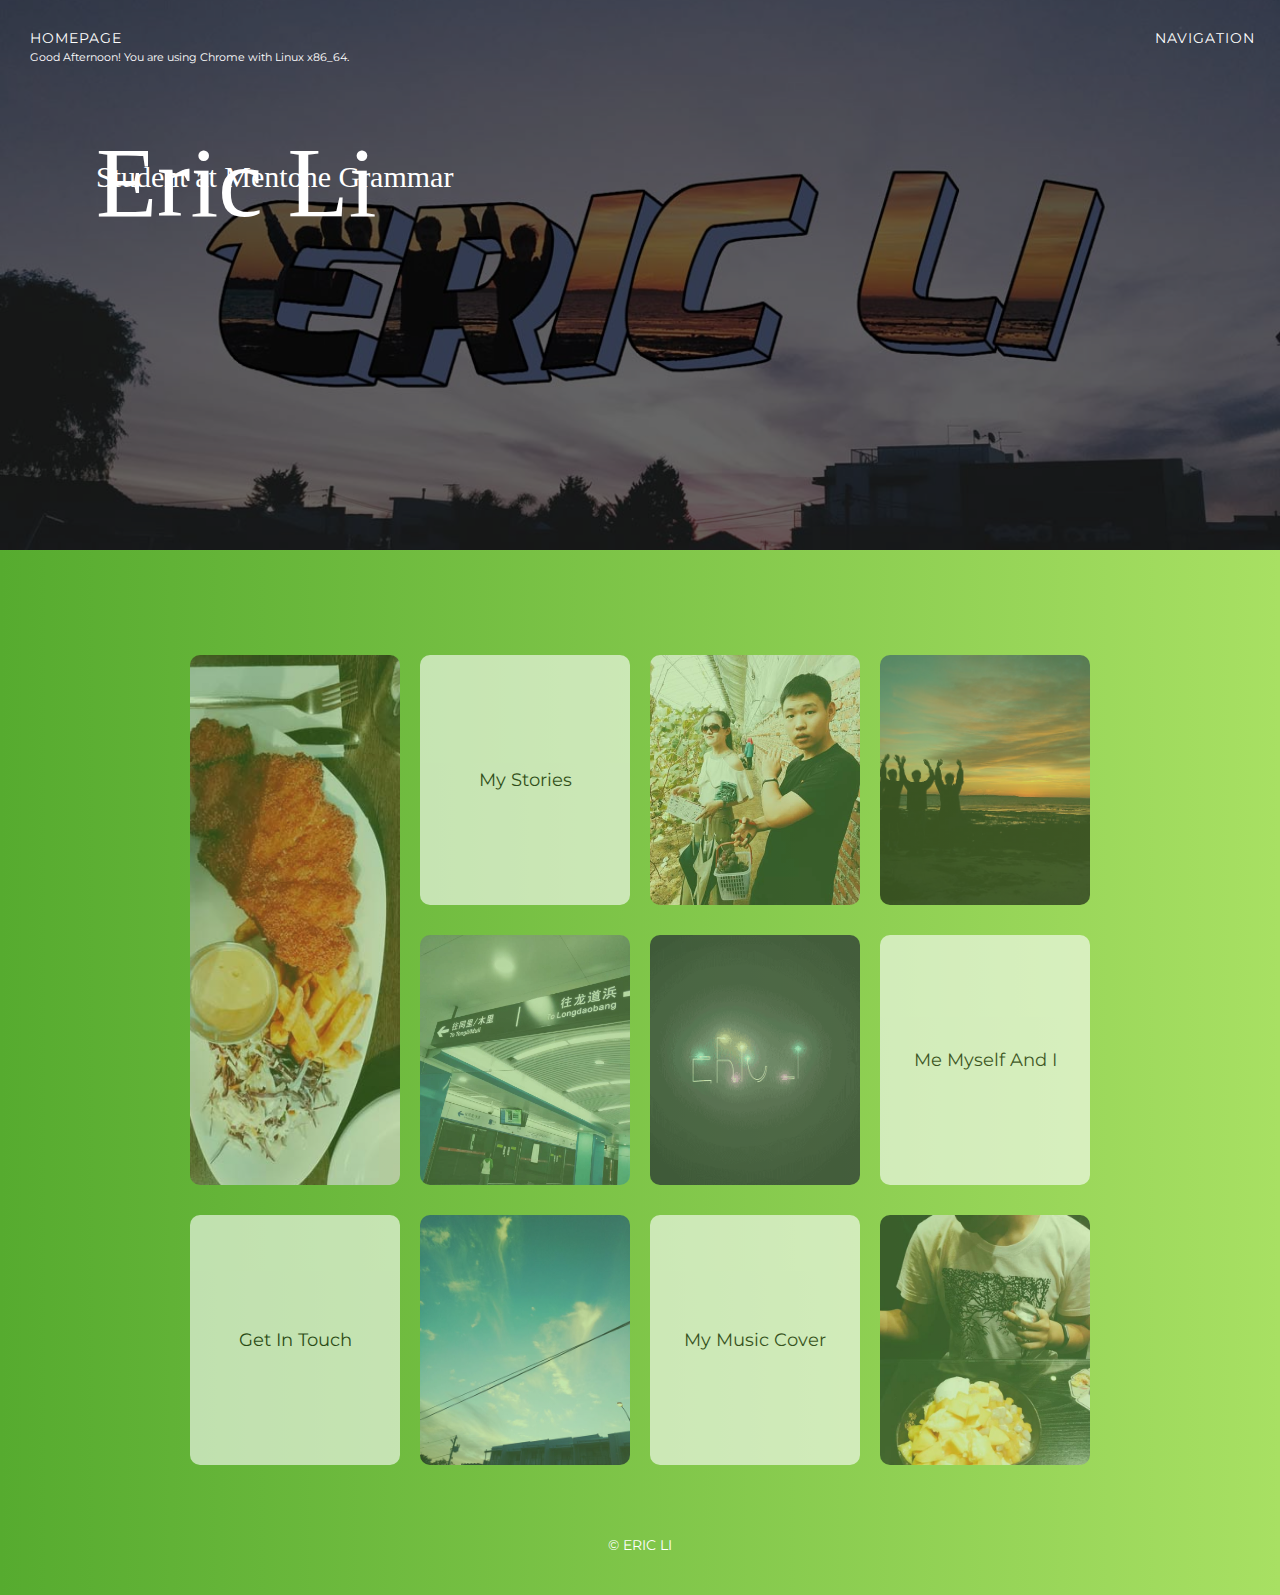
<file: index.html>
<html class="hp">
<head>
<title>HOMEPAGE - ERIC LI</title>
<link rel="shortcut icon" href="./logo.ico" type="image/x-icon">
<link rel="stylesheet" href="./css/main.css">
<script src="./js/main.js"></script>
<script src="./js/jquery_1_11_3_min.js"></script>
<script src="./js/stellar.js"></script>
<script>
		$(function(){
			$.stellar({
				horizontalScrolling: false,
				verticalOffset: 0
			});
		});
</script> 
<script>
        var cvs = document.querySelector("canvas");
        var ctx = cvs.getContext("2d");
        var ballsArr = [];
 
        function Balls (x, y){
            this.x = x;
            this.y = y;
            this.r = _.random(5, 10);
            this.c = _.sample(["red", "orange", "yellow", "green", "cyan", "blue", "white"]);
            this.dx = _.random(-4, 4);
            this.dy = _.random(-4, 4);
            ballsArr.push(this);
        }
 
        Balls.prototype.update = function (){
            this.x += this.dx;
            this.y += this.dy;
            this.r -= 0.5;
            if(this.r <= 0){
                _.without(ballsArr, this);
            }
        }
 
        Balls.prototype.render = function (){
            if(this.r <= 0){
                return;
            }
            ctx.beginPath();
            ctx.arc(this.x, this.y, this.r, 0, 2*Math.PI);
            ctx.fillStyle = this.c;
            ctx.fill();
            ctx.closePath();    
        }
 
        cvs.onmousemove = function (){
            new Balls(event.offsetX, event.offsetY);
            new Balls(event.offsetX, event.offsetY);
        }
 
        setInterval(function (){
            ctx.clearRect(0, 0, cvs.width, cvs.height);
            _.each(ballsArr, function (value){
                value.update();
                value.render();
            });
        }, 40);
</script>
</head>
<body onload="showInfo(); greeting()">
<div class="top">
	<div class="current">HOMEPAGE</div>
	<div id="btn" class="btn" onclick="navi()">NAVIGATION</div>
</div>
<div class="feature" data-stellar-background-ratio="0.2">
	<div class="brightness"></div>
	<div class="title">
		<span>Eric Li</span><br />
		<span class="remark">Student at Mentone Grammar</span>
	</div>
</div>

<div class="main">
<div class="single" onclick="window.location.href= './page/my_stories';return false"></div>
<div class="single" onclick="window.location.href= './page/my_stories';return false">My Stories</div>
<div class="single" onclick="window.location.href= './page/me_myself_and_i';return false"></div>
<div class="single" onclick="viewPhoto1()"></div>
<div class="single" onclick="viewPhoto2()"></div>
<div class="single" onclick="viewPhoto3()"></div>
<div class="single" onclick="window.location.href= './page/me_myself_and_i';return false">Me Myself And I</div>
<div class="single" onclick="window.location.href= './page/get_in_touch';return false">Get In Touch</div>
<div class="single" onclick="viewPhoto4()"></div>
<div class="single"  onclick="window.location.href= './page/my_music_cover';return false">My Music Cover</div>
<div class="single" onclick="window.location.href= './page/me_myself_and_i';return false"></div>
<div class="displayhorizontal na" onmouseout="viewPhotoOut()"></div>
<div class="displayvertical na" onmouseout="viewPhotoOut()"></div>
<div class="footer">&copy eric li</div>
</div>














<div class="nav"><!-- START NAV -->
	<div class="nav_content"><!-- START NAV CONTENT -->
		<span id="current">HOMEPAGE</span><br />
		<span  onclick="window.location.href= './page/my_stories';return false">my stories</span><br />
		<span onclick="window.location.href= './page/my_music_cover';return false">my music cover</span><br />
		<span onclick="window.location.href= './page/me_myself_and_i';return false">me myself and i</span><br />
		<span onclick="window.location.href= './page/get_in_touch';return false">get in touch</span>
		<div class="close_btn" onclick="closeNavi()"></div>
	</div><!-- CLOSE NAV CONTENT -->
</div><!-- CLOSE NAV -->
<div class="nav_bg"></div><!-- CLOSE NAV BG -->

<div class="ua">Good <span id="greeting"></span>! You are using <span id="browsertype"></span> with <span id="platform"></span>.</div>

</body>
</html>
</file>
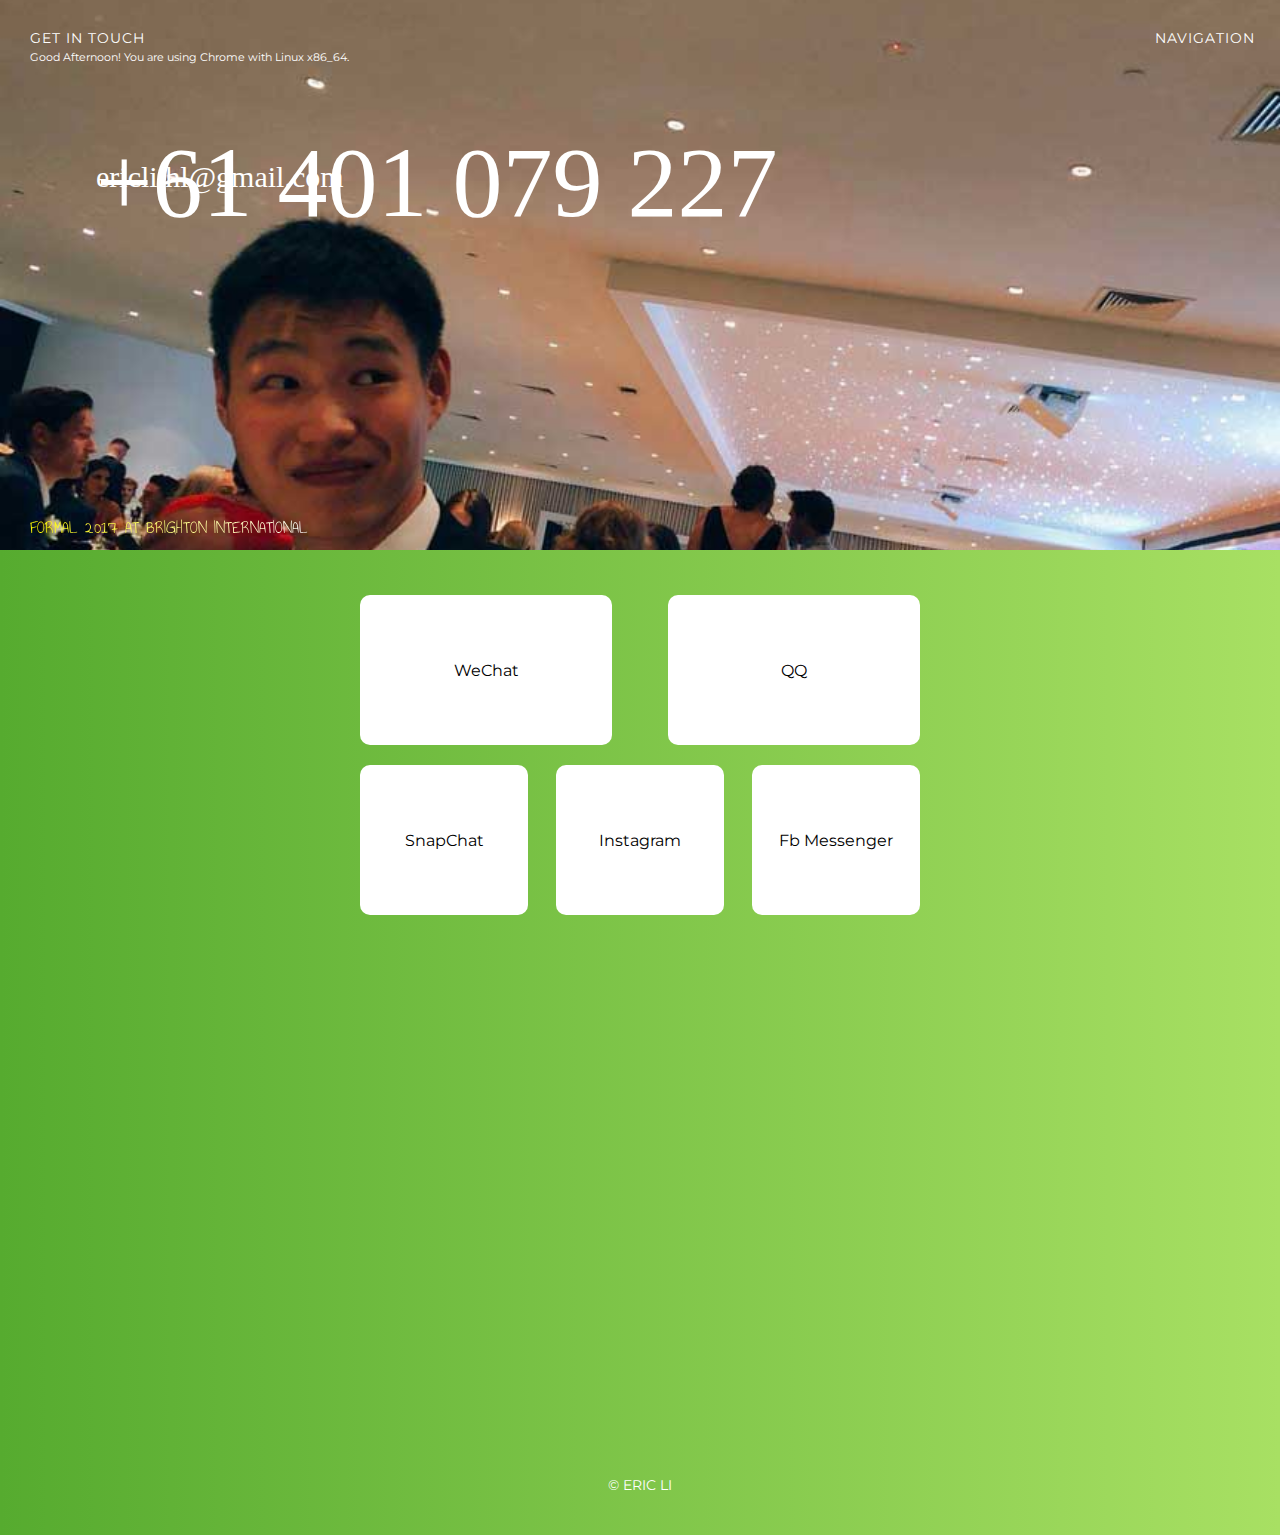
<file: _page/get_in_touch/index.html>
<html class="getintouch">
<head>
<title>GET IN TOUCH - ERIC LI</title>
<link rel="shortcut icon" href="../../logo.ico" type="image/x-icon">
<link rel="stylesheet" href="../../css/main.css">
<script src="../../js/main.js"></script>
<script src="../../js/jquery_1_11_3_min.js"></script>
<script src="../../js/stellar.js"></script>
<script>
		$(function(){
			$.stellar({
				horizontalScrolling: false,
				verticalOffset: 0
			});
		});
</script>
<script>
        var cvs = document.querySelector("canvas");
        var ctx = cvs.getContext("2d");
        var ballsArr = [];
 
        function Balls (x, y){
            this.x = x;
            this.y = y;
            this.r = _.random(5, 10);
            this.c = _.sample(["red", "orange", "yellow", "green", "cyan", "blue", "white"]);
            this.dx = _.random(-4, 4);
            this.dy = _.random(-4, 4);
            ballsArr.push(this);
        }
 
        Balls.prototype.update = function (){
            this.x += this.dx;
            this.y += this.dy;
            this.r -= 0.5;
            if(this.r <= 0){
                _.without(ballsArr, this);
            }
        }
 
        Balls.prototype.render = function (){
            if(this.r <= 0){
                return;
            }
            ctx.beginPath();
            ctx.arc(this.x, this.y, this.r, 0, 2*Math.PI);
            ctx.fillStyle = this.c;
            ctx.fill();
            ctx.closePath();    
        }
 
        cvs.onmousemove = function (){
            new Balls(event.offsetX, event.offsetY);
            new Balls(event.offsetX, event.offsetY);
        }
 
        setInterval(function (){
            ctx.clearRect(0, 0, cvs.width, cvs.height);
            _.each(ballsArr, function (value){
                value.update();
                value.render();
            });
        }, 40);
</script>
</head>
<body onload="showInfo(); greeting()">
<div class="top">
	<div class="current">GET IN TOUCH</div>
	<div id="btn" class="btn" onclick="navi()">NAVIGATION</div>
</div>
<div class="feature" data-stellar-background-ratio="0.2">
	<div class="brightness"></div>
	<div class="title">
		<span>+61 401 079 227</span><br />
		<span class="remark">ericli.hl@gmail.com</span>
		<div id="featureremark" class="featureremark" style="left:30px">formal 2017 at Brighton international</div>
	</div>
</div>

<div class="main">
	<div class="raw">
		<div class="card">
			<div class="flip">
				<div class="front">WeChat</div>
				<div class="back"><img alt="QR Code for my WeChat" src="../../image/getintouch_wechat.png" width="150px" height="150px"></div>
			</div>
		</div><!-- CLOSE CARD -->
		<div class="card">
			<div class="flip">
				<div class="front">QQ</div>
				<div class="back"><img alt="QR Code for my QQ" src="../../image/getintouch_qq.png" width="150px" height="150px"></div>
			</div>
		</div><!-- CLOSE CARD -->
	</div>
	<div class="raw">
		<div class="card">
			<div class="flip">
				<div class="front">SnapChat</div>
				<div class="back"><img id="sc" alt="QR Code for my SnapChat" src="../../image/getintouch_sc.png" width="130px" height="130px"></div>
			</div>
		</div><!-- CLOSE CARD -->
		<div class="card">
			<div class="flip">
				<div class="front">Instagram</div>
				<div class="back">__ericli</div>
			</div>
		</div><!-- CLOSE CARD -->
		<div class="card">
			<div class="flip">
				<div class="front">Fb Messenger</div>
				<div class="back"><img id="sc" alt="QR Code for my FB Messenger" src="../../image/getintouch_fbm.png" width="150px" height="150px"></div>
			</div>
		</div><!-- CLOSE CARD -->
	</div>
	<div class="raw">
<iframe src="" width="100%" height="100%" frameborder="0" style="border:0" allowfullscreen></iframe>
	</div>
	<div class="footer">&copy eric li</div>
</div>
<div class="nav"><!-- START NAV -->
	<div class="nav_content"><!-- START NAV CONTENT -->
		<span onclick="window.location.href= '../../index.html';return false">HOMEPAGE</span><br />
		<span  onclick="window.location.href= '../../_page/my_stories/index.html';return false">my stories</span><br />
		<span onclick="window.location.href= '../../_page/my_music_cover/index.html';return false">my music cover</span><br />
		<span onclick="window.location.href= '../../_page/me_myself_and_i/index.html';return false">me myself and i</span><br />
		<span id="current" onclick="window.location.href= './_page/get_in_touch/index.html';return false">get in touch</span>
		<div class="close_btn" onclick="closeNavi()"></div>
	</div><!-- CLOSE NAV CONTENT -->
</div><!-- CLOSE NAV -->

<div class="nav_bg"></div><!-- CLOSE NAV BG -->

<div class="ua">Good <span id="greeting"></span>! You are using <span id="browsertype"></span> with <span id="platform"></span>.</div>
</body>
</html>
</file>
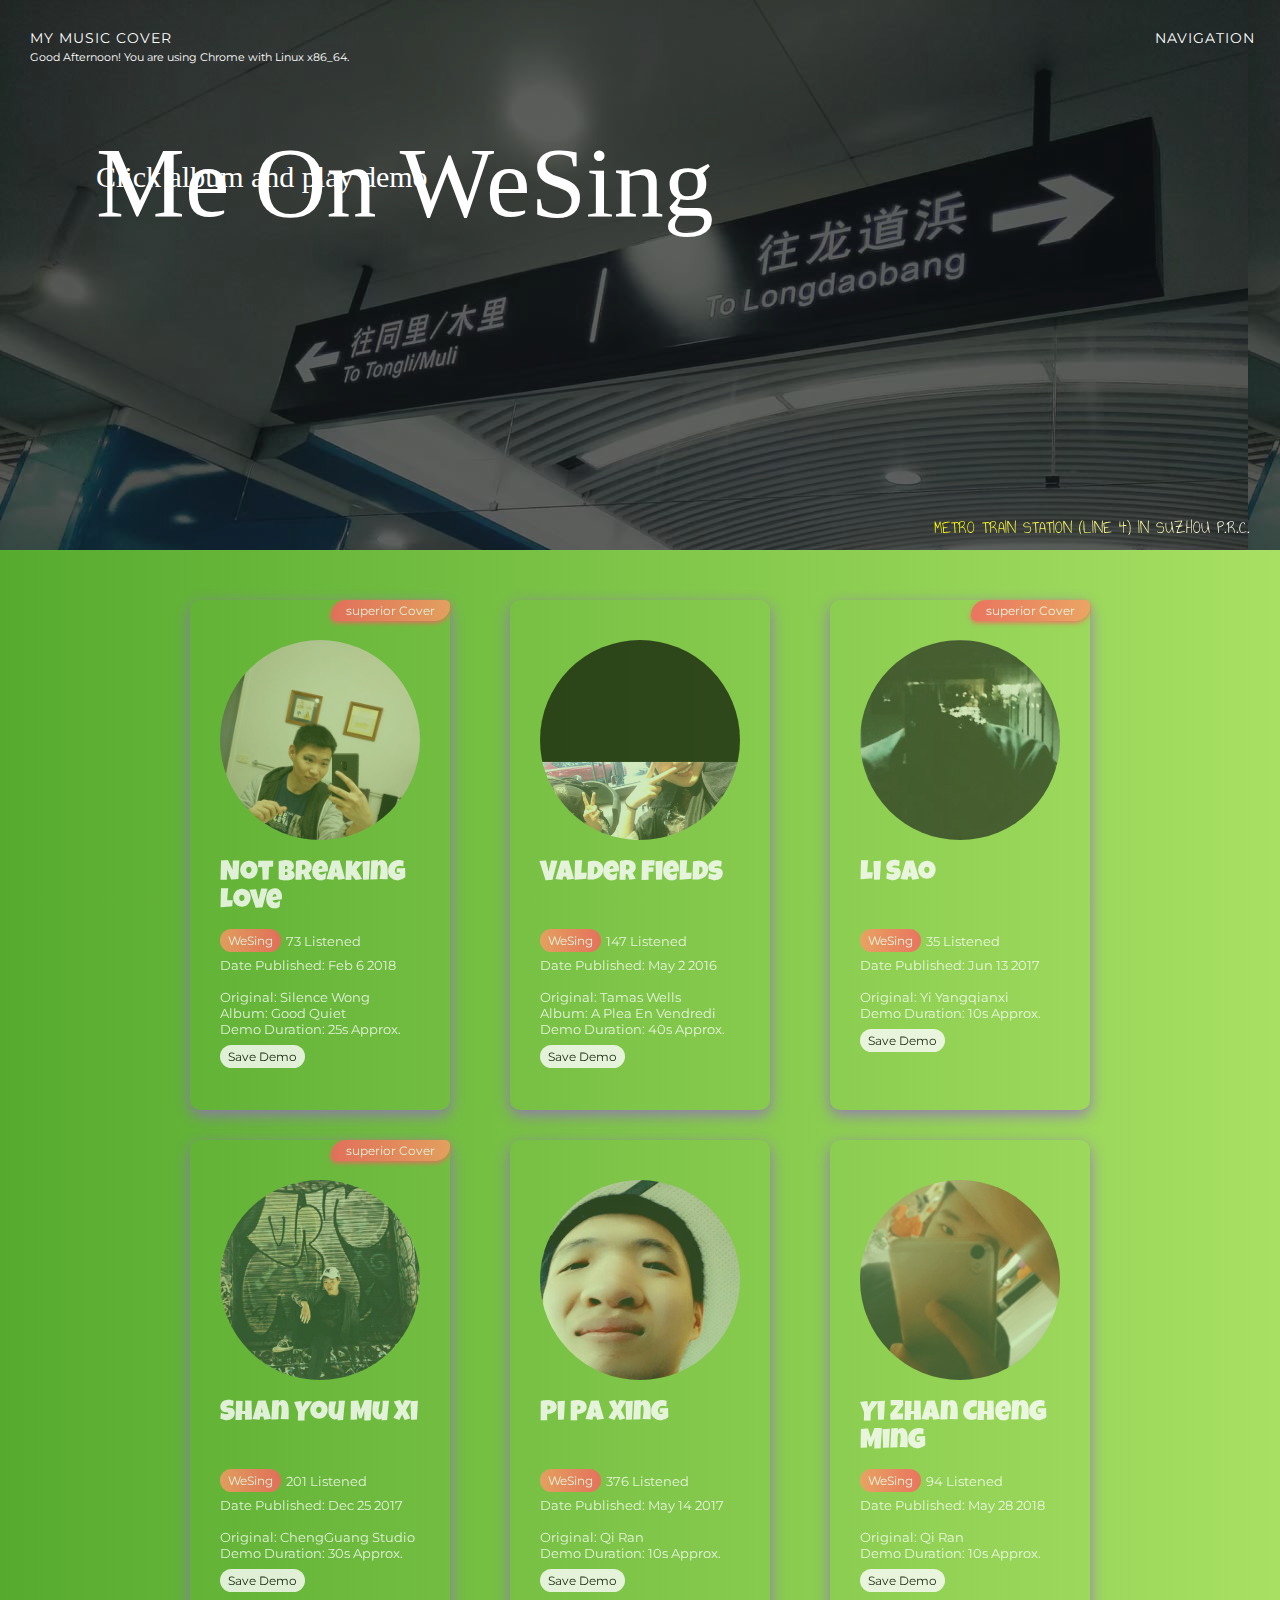
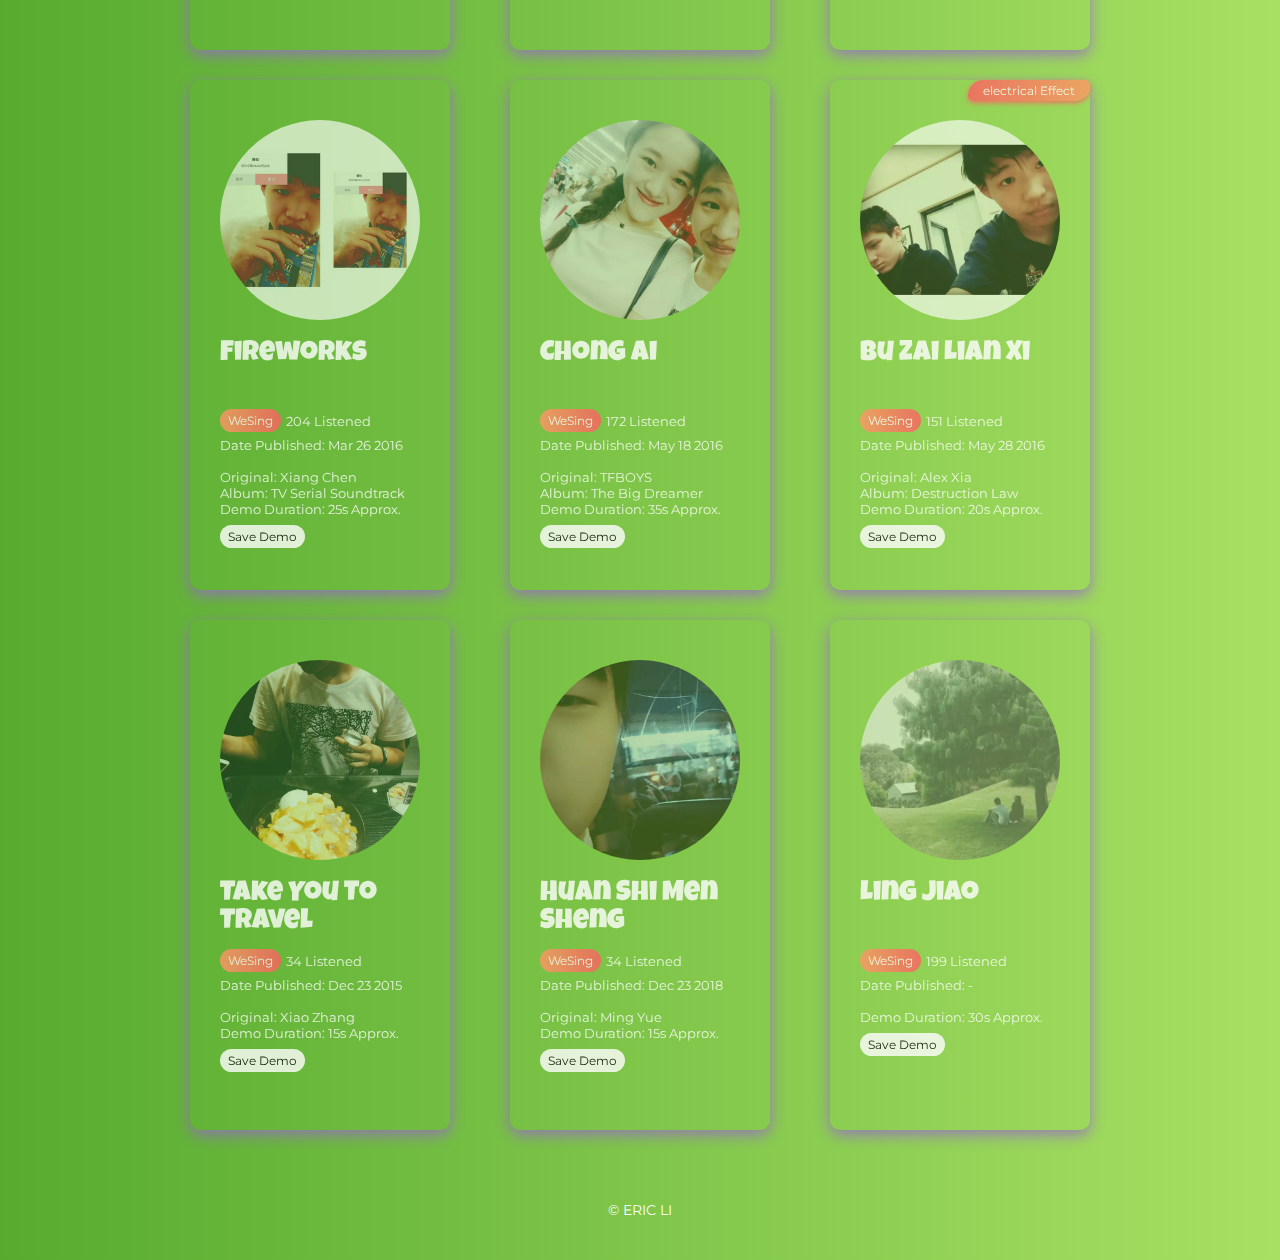
<file: _page/my_music_cover/index.html>
<html class="mymusiccover">
<head>
<title>MY MUSIC COVER - ERIC LI</title>
<link rel="shortcut icon" href="../../logo.ico" type="image/x-icon">
<link href="https://fonts.googleapis.com/css?family=Montserrat|Righteous|Sacramento|Luckiest+Guy|Sniglet" rel="stylesheet">
<link rel="stylesheet" href="../../css/main.css">
<script src="../../js/main.js"></script>
<script src="../../js/jquery_1_11_3_min.js"></script>
<script src="../../js/stellar.js"></script>
<script>
		$(function(){
			$.stellar({
				horizontalScrolling: false,
				verticalOffset: 0
			});
		});
</script>
<script>
        var cvs = document.querySelector("canvas");
        var ctx = cvs.getContext("2d");
        var ballsArr = [];
 
        function Balls (x, y){
            this.x = x;
            this.y = y;
            this.r = _.random(5, 10);
            this.c = _.sample(["red", "orange", "yellow", "green", "cyan", "blue", "white"]);
            this.dx = _.random(-4, 4);
            this.dy = _.random(-4, 4);
            ballsArr.push(this);
        }
 
        Balls.prototype.update = function (){
            this.x += this.dx;
            this.y += this.dy;
            this.r -= 0.5;
            if(this.r <= 0){
                _.without(ballsArr, this);
            }
        }
 
        Balls.prototype.render = function (){
            if(this.r <= 0){
                return;
            }
            ctx.beginPath();
            ctx.arc(this.x, this.y, this.r, 0, 2*Math.PI);
            ctx.fillStyle = this.c;
            ctx.fill();
            ctx.closePath();    
        }
 
        cvs.onmousemove = function (){
            new Balls(event.offsetX, event.offsetY);
            new Balls(event.offsetX, event.offsetY);
        }
 
        setInterval(function (){
            ctx.clearRect(0, 0, cvs.width, cvs.height);
            _.each(ballsArr, function (value){
                value.update();
                value.render();
            });
        }, 40);
</script>
</head>
<body onload="showInfo(); greeting()">
<div class="top">
	<div class="current">MY MUSIC COVER</div>
	<div id="btn" class="btn" onclick="navi()">NAVIGATION</div>
</div>
<div class="feature" data-stellar-background-ratio="0.2">
	<div class="brightness"></div>
	<div class="title">
		<span>Me On WeSing</span><br />
		<span class="remark">Click album and play demo</span>
		<div class="featureremark">metro train station (line 4) in suzhou p.r.c.</div>
	</div>
</div>
<div class="main">
<div class="single" id="single1"><!-- SINGLE DEMO 1 -->
<audio loop class="demo" id="demo1" autobuffer><source src="../../audio/demo_notbreakinglove.mp3">
</source></audio>
<div class="album" id="demo-1" onclick="playDemo1()" onmouseout="stopDemo1()"></div>
<div class="title">not breaking love</div>
<div class="wesing">WeSing</div>
<div class="listened"><span></span>73 listened</div>
<div class="published-on">date published: Feb 6 2018</div><p></p>
<div class="orginal">original: silence wong</div>
<div class="in-album">album: good quiet</div>
<div class="duration">demo duration: 25s approx.</div>
<a href="../../audio/demo_notbreakinglove.mp3" class="save" id="save-demo1" download>save demo</a>
<a class="na ed" id="ed-demo1">complete edition</a>
<div class="badge">superior cover</div>
</div><!-- CLOSE SINGLE -->


<div class="single" id="single3"><!-- SINGLE DEMO 3 -->
<audio loop class="demo" id="demo3" autobuffer><source src="../../audio/demo_valderfields.mp3">
</source></audio>
<div class="album" id="demo-3" onclick="playDemo3()" onmouseout="stopDemo3()"></div>
<div class="title">valder fields</div>
<div class="wesing">WeSing</div>
<div class="listened"><span></span>147 listened</div>
<div class="published-on">date published: May 2 2016</div><p></p>
<div class="orginal">original: tamas wells</div>
<div class="in-album">album: A Plea En Vendredi</div>
<div class="duration">demo duration: 40s approx.</div>
<a href="../../audio/demo_valderfields.mp3" class="save" id="save-demo3" download>save demo</a>
<a class="na ed" id="ed-demo3">complete edition</a>
</div><!-- CLOSE SINGLE -->
<div class="single" id="single10"><!-- SINGLE DEMO 10 -->
<audio loop class="demo" id="demo10" autobuffer><source src="../../audio/demo_lisao.mp3">
</source></audio>
<div class="album" id="demo-10" onclick="playDemo10()" onmouseout="stopDemo10()"></div>
<div class="title">li Sao</div>
<div class="wesing">WeSing</div>
<div class="listened"><span></span>35 listened</div>
<div class="published-on">date published: Jun 13 2017</div><p></p>
<div class="orginal">original: Yi Yangqianxi</div>
<div class="duration">demo duration: 10s approx.</div>
<a href="../../audio/demo_lisao.mp3" class="save" id="save-demo10" download>save demo</a>
<a class="mv na" id="mv-demo10">original MV</a>
<a class="na ed" id="ed-demo10">complete edition</a>
<div class="badge">superior cover</div>
</div><!-- CLOSE SINGLE -->
<div class="single" id="single6"><!-- SINGLE DEMO 6 -->
<audio loop class="demo" id="demo6" autobuffer><source src="../../audio/demo_shanyoumuxi.mp3">
</source></audio>
<div class="album" id="demo-6" onclick="playDemo6()" onmouseout="stopDemo6()"></div>
<div class="title">shan you mu xi</div>
<div class="wesing">WeSing</div>
<div class="listened"><span></span>201 listened</div>
<div class="published-on">date published: Dec 25 2017</div><p></p>
<div class="orginal">original: ChengGuang Studio</div>
<div class="duration">demo duration: 30s approx.</div>
<a href="../../audio/demo_shanyoumuxi.mp3" class="save" id="save-demo6" download>save demo</a>
<a class="mv na" id="mv-demo6">original MV</a>
<a class="na ed" id="ed-demo6">complete edition</a>
<div class="badge">superior cover</div>
</div><!-- CLOSE SINGLE -->
<div class="single" id="single11"><!-- SINGLE DEMO 11 -->
<audio loop class="demo" id="demo11" autobuffer><source src="../../audio/demo_pipaxing.mp3">
</source></audio>
<div class="album" id="demo-11" onclick="playDemo11()" onmouseout="stopDemo11()"></div>
<div class="title">pi pa xing</div>
<div class="wesing">WeSing</div>
<div class="listened"><span></span>376 listened</div>
<div class="published-on">date published: May 14 2017</div><p></p>
<div class="orginal">original: qi ran</div>
<div class="duration">demo duration: 10s approx.</div>
<a href="../../audio/demo_pipaxing.mp3" class="save" id="save-demo11" download>save demo</a>
<a class="mv na" id="mv-demo11">original MV</a>
<a class="na ed" id="ed-demo11">complete edition</a>
</div><!-- CLOSE SINGLE -->

<div class="single" id="single12"><!-- SINGLE DEMO 12 -->
<audio loop class="demo" id="demo12" autobuffer><source src="../../audio/demo_yizhanchengming.mp3">
</source></audio>
<div class="album" id="demo-12" onclick="playDemo12()" onmouseout="stopDemo12()"></div>
<div class="title">yi zhan cheng ming</div>
<div class="wesing">WeSing</div>
<div class="listened"><span></span>94 listened</div>
<div class="published-on">date published: May 28 2018</div><p></p>
<div class="orginal">original: qi ran</div>
<div class="duration">demo duration: 10s approx.</div>
<a href="../../audio/demo_yizhanchengming.mp3" class="save" id="save-demo12" download>save demo</a>
<a class="mv na" id="mv-demo12">original MV</a>
<a class="na ed" id="ed-demo12">complete edition</a>
</div><!-- CLOSE SINGLE -->

<div class="single" id="single4"><!-- SINGLE DEMO 4 -->
<audio loop class="demo" id="demo4" autobuffer><source src="../../audio/demo_fireworks.mp3">
</source></audio>
<div class="album" id="demo-4" onclick="playDemo4()" onmouseout="stopDemo4()"></div>
<div class="title">fireworks</div>
<div class="wesing">WeSing</div>
<div class="listened"><span></span>204 listened</div>
<div class="published-on">date published: Mar 26 2016</div><p></p>
<div class="orginal">original: Xiang Chen</div>
<div class="in-album">album: TV serial soundtrack</div>
<div class="duration">demo duration: 25s approx.</div>
<a href="../../audio/demo_fireworks.mp3" class="save" id="save-demo4" download>save demo</a>
<a class="na ed" id="ed-demo4">complete edition</a>
</div><!-- CLOSE SINGLE -->

<div class="single" id="single5"><!-- SINGLE DEMO 5 -->
<audio loop class="demo" id="demo5" autobuffer><source src="../../audio/demo_chongai.mp3">
</source></audio>
<div class="album" id="demo-5" onclick="playDemo5()" onmouseout="stopDemo5()"></div>
<div class="title">chong ai</div>
<div class="wesing">WeSing</div>
<div class="listened"><span></span>172 listened</div>
<div class="published-on">date published: May 18 2016</div><p></p>
<div class="orginal">original: TFBOYS</div>
<div class="in-album">album: the big dreamer</div>
<div class="duration">demo duration: 35s approx.</div>
<a href="../../audio/demo_chongai.mp3" class="save" id="save-demo5" download>save demo</a>
<a class="na ed" id="ed-demo5">complete edition</a>
</div><!-- CLOSE SINGLE -->


<div class="single" id="single2"><!-- SINGLE DEMO 2 -->
<audio loop class="demo" id="demo2" autobuffer><source src="../../audio/demo_buzailianxi.mp3">
</source></audio>
<div class="album" id="demo-2" onclick="playDemo2()" onmouseout="stopDemo2()"></div>
<div class="title">bu zai lian xi</div>
<div class="wesing">WeSing</div>
<div class="listened"><span></span>151 listened</div>
<div class="published-on">date published: May 28 2016</div><p></p>
<div class="orginal">original: alex xia</div>
<div class="in-album">album: destruction law</div>
<div class="duration">demo duration: 20s approx.</div>
<a href="../../audio/demo_buzailianxi.mp3" class="save" id="save-demo2" download>save demo</a>
<a class="na ed" id="ed-demo2">complete edition</a>
<div class="badge">electrical effect</div>
</div><!-- CLOSE SINGLE -->


<div class="single" id="single7"><!-- SINGLE DEMO 7 -->
<audio loop class="demo" id="demo7" autobuffer><source src="../../audio/demo_dainiqulvxing.mp3">
</source></audio>
<div class="album" id="demo-7" onclick="playDemo7()" onmouseout="stopDemo7()"></div>
<div class="title">take you to travel</div>
<div class="wesing">WeSing</div>
<div class="listened"><span></span>34 listened</div>
<div class="published-on">date published: Dec 23 2015</div><p></p>
<div class="orginal">original: Xiao Zhang</div>
<div class="duration">demo duration: 15s approx.</div>
<a href="../../audio/demo_dainiqulvxing.mp3" class="save" id="save-demo7" download>save demo</a>
<a class="mv na" id="mv-demo7">original MV</a>
<a class="na ed" id="ed-demo7">complete edition</a>
</div><!-- CLOSE SINGLE -->


<div class="single" id="single8"><!-- SINGLE DEMO 8 -->
<audio loop class="demo" id="demo8" autobuffer><source src="../../audio/demo_huanshimensheng.mp3">
</source></audio>
<div class="album" id="demo-8" onclick="playDemo8()" onmouseout="stopDemo8()"></div>
<div class="title">huan shi men sheng</div>
<div class="wesing">WeSing</div>
<div class="listened"><span></span>34 listened</div>
<div class="published-on">date published: Dec 23 2018</div><p></p>
<div class="orginal">original: ming yue</div>
<div class="duration">demo duration: 15s approx.</div>
<a href="../../audio/demo_huanshimensheng.mp3" class="save" id="save-demo8" download>save demo</a>
<a class="mv na" id="mv-demo8">original MV</a>
<a class="na ed" id="ed-demo8">complete edition</a>
</div><!-- CLOSE SINGLE -->

<div class="single" id="single9"><!-- SINGLE DEMO 9 -->
<audio loop class="demo" id="demo9" autobuffer><source src="../../audio/demo_lingjiao.mp3">
</source></audio>
<div class="album" id="demo-9" onclick="playDemo9()" onmouseout="stopDemo9()"></div>
<div class="title">ling jiao</div>
<div class="wesing">WeSing</div>
<div class="listened"><span></span>199 listened</div>
<div class="published-on">date published: -</div><p></p>
<div class="duration">demo duration: 30s approx.</div>
<a href="../../audio/demo_lingjiao.mp3" class="save" id="save-demo9" download>save demo</a>
<a class="mv na" id="mv-demo9">original MV</a>
<a class="na ed" id="ed-demo9">complete edition</a>
</div><!-- CLOSE SINGLE -->


<div class="footer">&copy eric li</div>
</div>







<div class="nav"><!-- START NAV -->
	<div class="nav_content"><!-- START NAV CONTENT -->
		<span onclick="window.location.href= '../../index.html';return false">HOMEPAGE</span><br />
		<span  onclick="window.location.href= '../my_stories/index.html';return false">my stories</span><br />
		<span id="current" onclick="window.location.href= '../my_music_cover/index.html';return false">my music cover</span><br />
		<span onclick="window.location.href= '../me_myself_and_i/index.html';return false">me myself and i</span><br />
		<span onclick="window.location.href= '../get_in_touch/index.html';return false">get in touch</span>
		<div class="close_btn" onclick="closeNavi()"></div>
	</div><!-- CLOSE NAV CONTENT -->
</div><!-- CLOSE NAV -->
<div class="nav_bg"></div><!-- CLOSE NAV BG -->

<div class="ua">Good <span id="greeting"></span>! You are using <span id="browsertype"></span> with <span id="platform"></span>.</div>
</body>
<html>
</file>
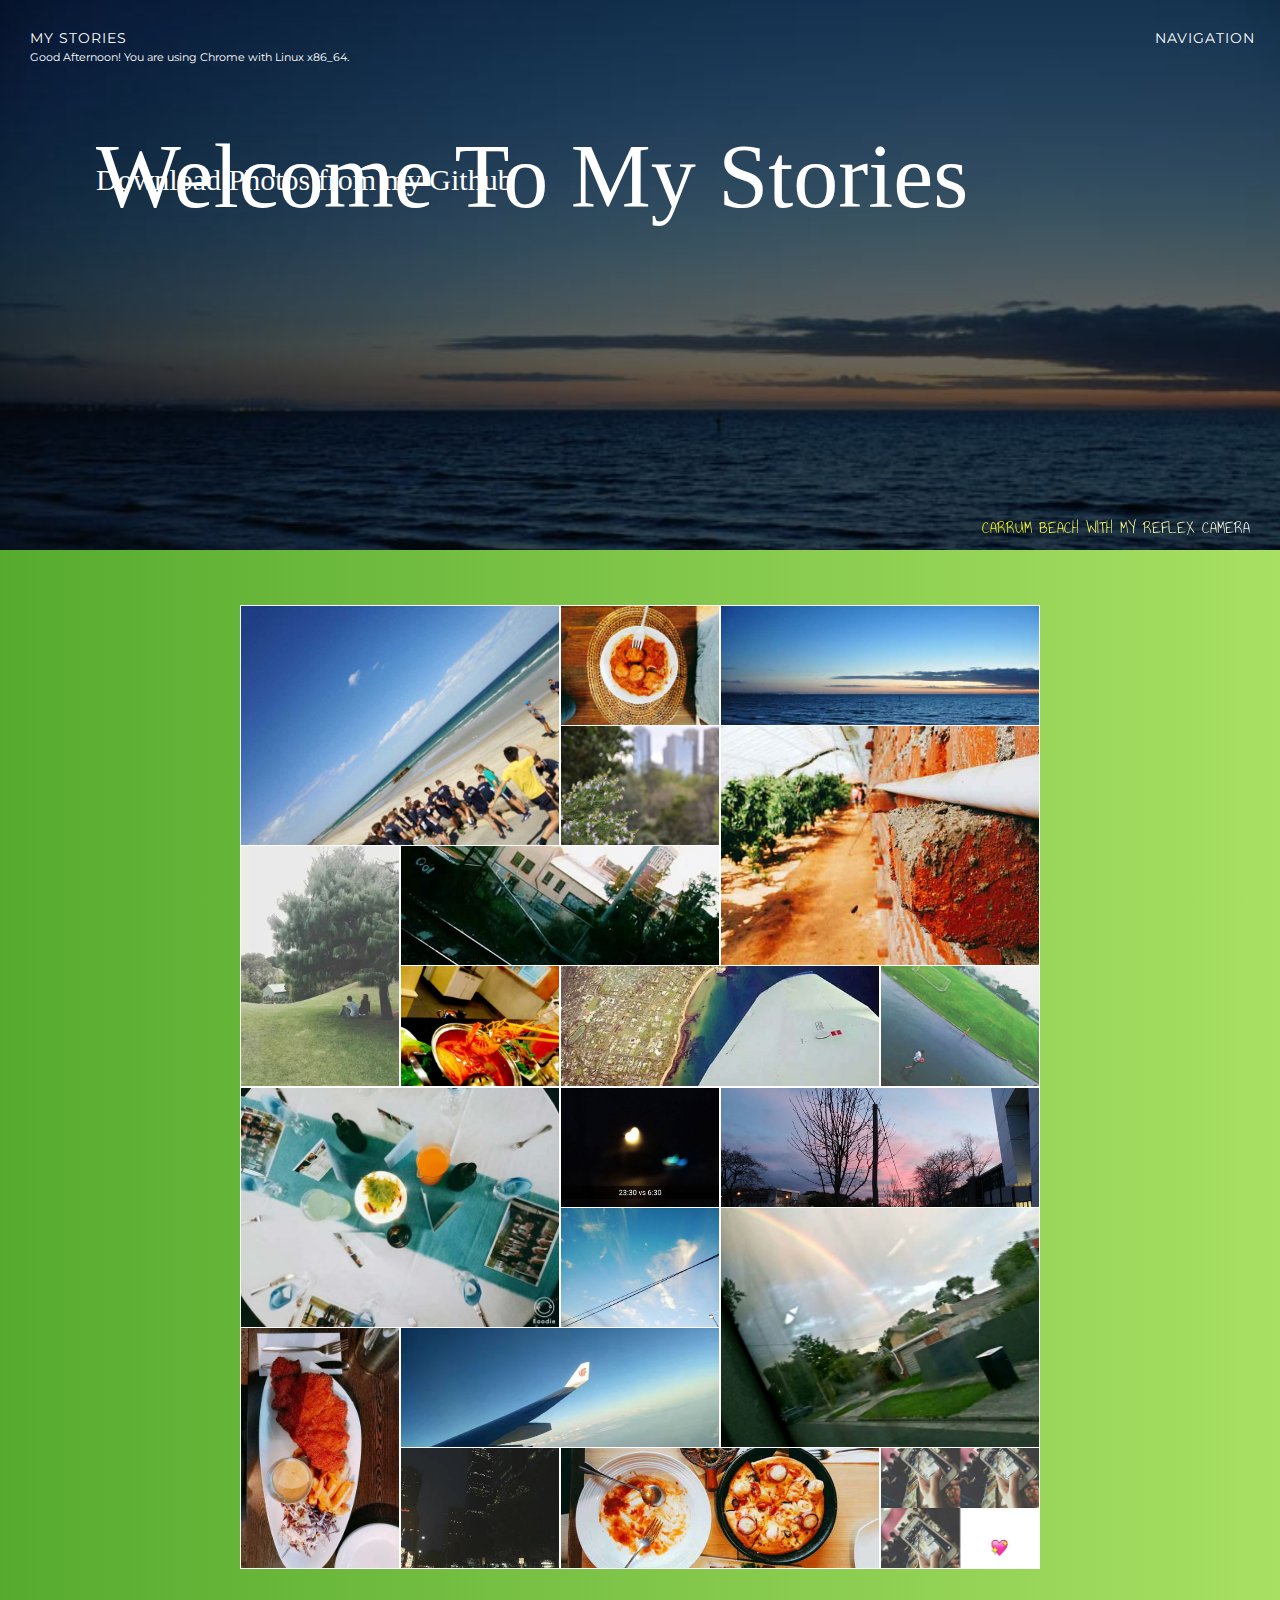
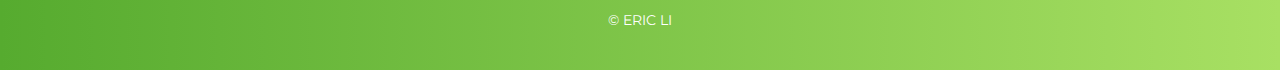
<file: _page/my_stories/index.html>
<html class="mystories">
<head>
<title>MY STORIES - ERIC LI</title>
<link rel="shortcut icon" href="../../logo.ico" type="image/x-icon">
<link rel="stylesheet" href="../../css/main.css">
<script src="../../js/main.js"></script>
<script src="../../js/jquery_1_11_3_min.js"></script>
<script src="../../js/stellar.js"></script>
<script>
		$(function(){
			$.stellar({
				horizontalScrolling: false,
				verticalOffset: 0
			});
		});
</script>
<script>
        var cvs = document.querySelector("canvas");
        var ctx = cvs.getContext("2d");
        var ballsArr = [];
 
        function Balls (x, y){
            this.x = x;
            this.y = y;
            this.r = _.random(5, 10);
            this.c = _.sample(["red", "orange", "yellow", "green", "cyan", "blue", "white"]);
            this.dx = _.random(-4, 4);
            this.dy = _.random(-4, 4);
            ballsArr.push(this);
        }
 
        Balls.prototype.update = function (){
            this.x += this.dx;
            this.y += this.dy;
            this.r -= 0.5;
            if(this.r <= 0){
                _.without(ballsArr, this);
            }
        }
 
        Balls.prototype.render = function (){
            if(this.r <= 0){
                return;
            }
            ctx.beginPath();
            ctx.arc(this.x, this.y, this.r, 0, 2*Math.PI);
            ctx.fillStyle = this.c;
            ctx.fill();
            ctx.closePath();    
        }
 
        cvs.onmousemove = function (){
            new Balls(event.offsetX, event.offsetY);
            new Balls(event.offsetX, event.offsetY);
        }
 
        setInterval(function (){
            ctx.clearRect(0, 0, cvs.width, cvs.height);
            _.each(ballsArr, function (value){
                value.update();
                value.render();
            });
        }, 40);
</script>
</head>
<body onload="showInfo(); greeting(); rdmQuote()">
<div class="na fullscreenblack" onmouseover="shutHdPhoto()">
<div class="container">
<div class="circle-container">
<div class="circle"></div>
</div>
<div class="circle-container">
<div class="circle"></div>
</div>
<div class="circle-container">
<div class="circle"></div>
</div>
</div>
</div><div class="na hdphoto"><a download></a></div>

<div class="top">
	<div class="current">MY STORIES</div>
	<div id="btn" class="btn" onclick="navi()">NAVIGATION</div>
</div>
<div class="feature" data-stellar-background-ratio="0.2">
	<div class="brightness"></div>
	<div class="title">
		<span>Welcome To My Stories</span><br />
		<span onclick="window.location.href= 'https://github.com/h-li1/h-li1.github.io/tree/master/image_hd/phone';return false" class="remark">Download Photos from my Github</span>
		<div id="featureremark" class="featureremark">this feature image is metro line 4 in suzhou p.r.c.</div>
	</div>
</div>

<div class="main">
<!--
	<div class="model">
		<div>testetstetstetsbkjsnxkjs</div>
		<div>testetstetstetsbkjsnxkjs</div>
		<div>testetstetstetsbkjsnxkjs</div>
		<div>testetstetstetsbkjsnxkjs</div>
		<div>testetstetstetsbkjsnxkjs</div>
		<div>testetstetstetsbkjsnxkjs</div>
		<div>testetstetstetsbkjsnxkjs</div>
		<div>testetstetstetsbkjsnxkjs</div>
		<div>testetstetstetsbkjsnxkjs</div>
		<div>testetstetstetsbkjsnxkjs</div>
		<div>testetstetstetsbkjsnxkjs</div>
		<div>testetstetstetsbkjsnxkjs</div>
		<div>testetstetstetsbkjsnxkjs</div>
		<div>testetstetstetsbkjsnxkjs</div>
		<div>testetstetstetsbkjsnxkjs</div>
		<div>testetstetstetsbkjsnxkjs</div>
		<div>testetstetstetsbkjsnxkjs</div>
		<div>testetstetstetsbkjsnxkjs</div>
		<div>testetstetstetsbkjsnxkjs</div>
		<div>testetstetstetsbkjsnxkjs</div>
	</div>
-->
	<div class="module">
		<div class="artwork"></div>
		<div class="artwork"></div>
		<div class="artwork"></div>
		<div class="artwork"></div>
		<div class="artwork"></div>
		<div class="artwork"></div>
		<div class="artwork"></div>
		<div class="artwork"></div>
		<div class="artwork"></div>
		<div class="artwork"></div>
	</div>
	<div class="module2">
		<div class="artwork"></div>
		<div class="artwork"></div>
		<div class="artwork"></div>
		<div class="artwork"></div>
		<div class="artwork"></div>
		<div class="artwork"></div>
		<div class="artwork"></div>
		<div class="artwork"></div>
		<div class="artwork"></div>
		<div class="artwork" onclick="hdPhoto();attrHdPhoto()"></div>
	</div>
	<div class="footer">&copy eric li</div>
</div>










<div class="nav"><!-- START NAV -->
	<div class="nav_content"><!-- START NAV CONTENT -->
		<span onclick="window.location.href= '../../index.html';return false">HOMEPAGE</span><br />
		<span id="current" onclick="window.location.href= '../my_stories/index.html';return false">my stories</span><br />
		<span onclick="window.location.href= '../my_music_cover/index.html';return false">my music cover</span><br />
		<span onclick="window.location.href= '../me_myself_and_i/index.html';return false">me myself and i</span><br />
		<span onclick="window.location.href= '../get_in_touch/index.html';return false">get in touch</span>
		<div class="close_btn" onclick="closeNavi()"></div>
	</div><!-- CLOSE NAV CONTENT -->
</div><!-- CLOSE NAV -->
<div class="nav_bg"></div><!-- CLOSE NAV BG -->

<div class="ua">Good <span id="greeting"></span>! You are using <span id="browsertype"></span> with <span id="platform"></span>.</div>
</body>
</html>
</file>
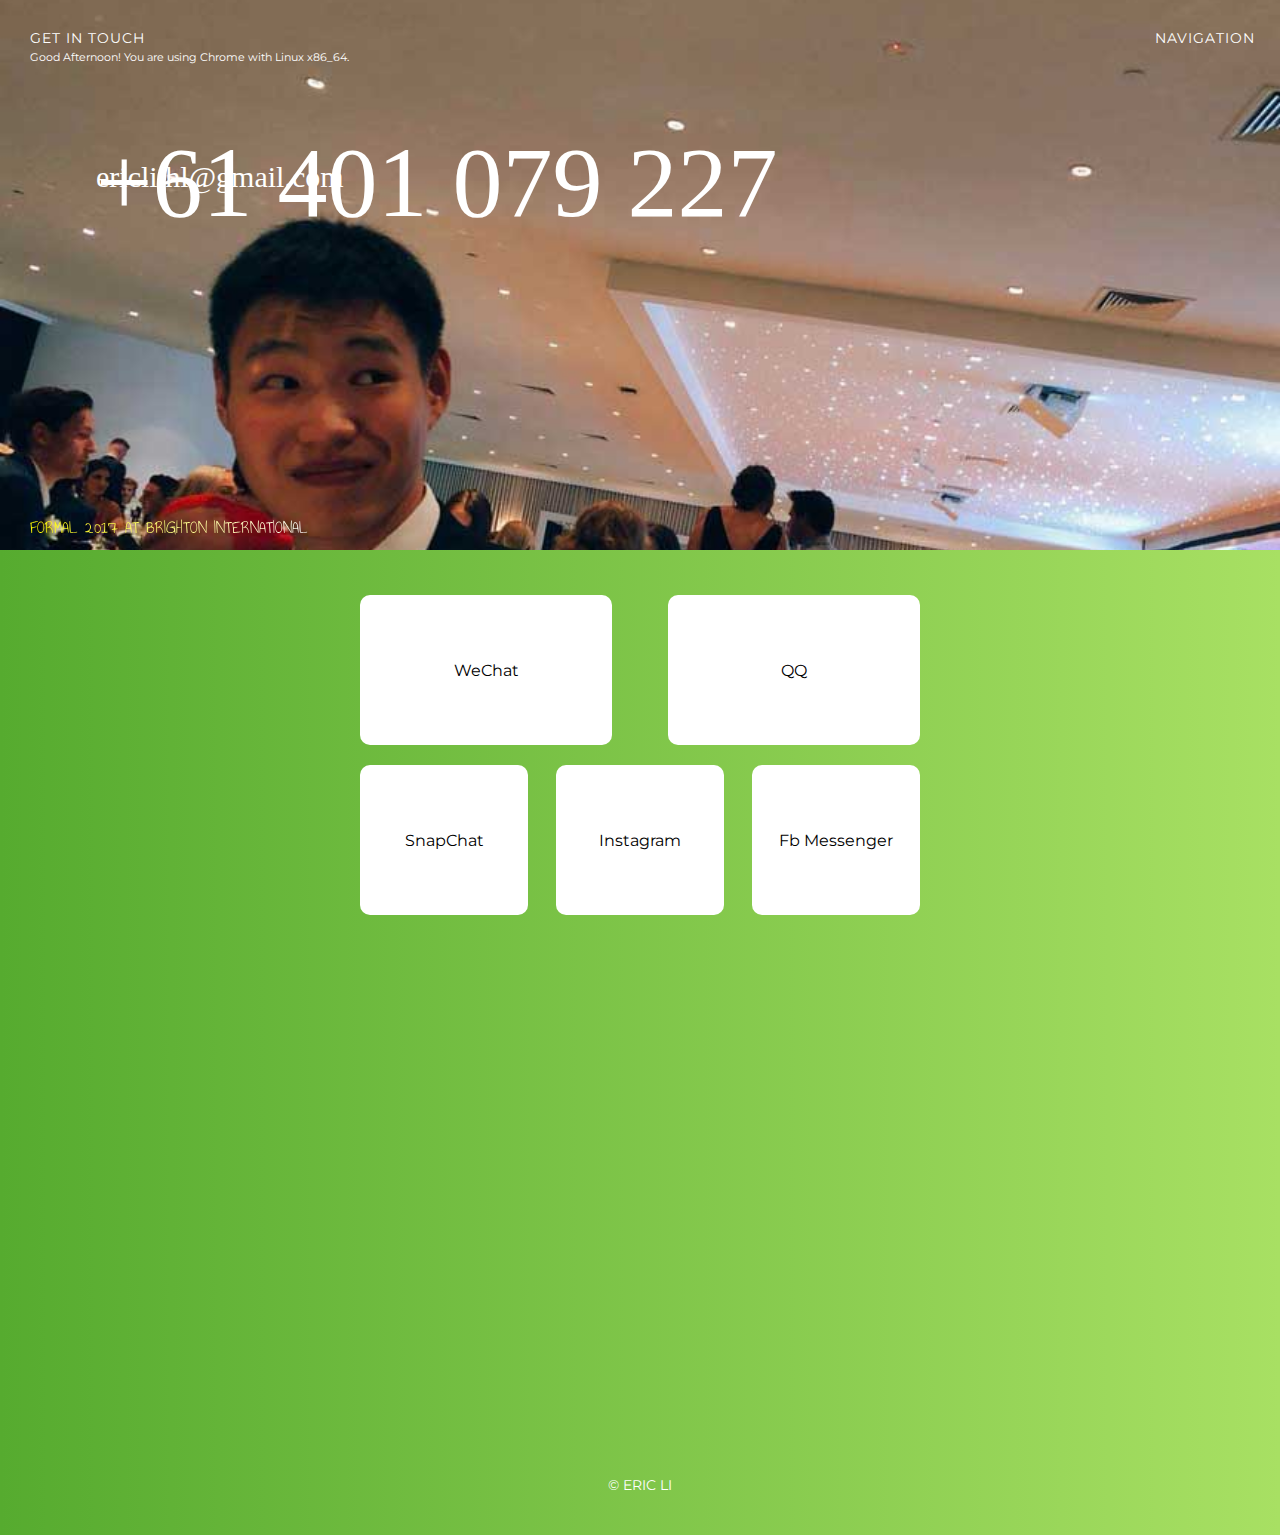
<file: page/get_in_touch/index.html>
<html class="getintouch">
<head>
<title>GET IN TOUCH - ERIC LI</title>
<link rel="shortcut icon" href="../../logo.ico" type="image/x-icon">
<link rel="stylesheet" href="../../css/main.css">
<script src="../../js/main.js"></script>
<script src="../../js/jquery_1_11_3_min.js"></script>
<script src="../../js/stellar.js"></script>
<script>
		$(function(){
			$.stellar({
				horizontalScrolling: false,
				verticalOffset: 0
			});
		});
</script>
<script>
        var cvs = document.querySelector("canvas");
        var ctx = cvs.getContext("2d");
        var ballsArr = [];
 
        function Balls (x, y){
            this.x = x;
            this.y = y;
            this.r = _.random(5, 10);
            this.c = _.sample(["red", "orange", "yellow", "green", "cyan", "blue", "white"]);
            this.dx = _.random(-4, 4);
            this.dy = _.random(-4, 4);
            ballsArr.push(this);
        }
 
        Balls.prototype.update = function (){
            this.x += this.dx;
            this.y += this.dy;
            this.r -= 0.5;
            if(this.r <= 0){
                _.without(ballsArr, this);
            }
        }
 
        Balls.prototype.render = function (){
            if(this.r <= 0){
                return;
            }
            ctx.beginPath();
            ctx.arc(this.x, this.y, this.r, 0, 2*Math.PI);
            ctx.fillStyle = this.c;
            ctx.fill();
            ctx.closePath();    
        }
 
        cvs.onmousemove = function (){
            new Balls(event.offsetX, event.offsetY);
            new Balls(event.offsetX, event.offsetY);
        }
 
        setInterval(function (){
            ctx.clearRect(0, 0, cvs.width, cvs.height);
            _.each(ballsArr, function (value){
                value.update();
                value.render();
            });
        }, 40);
</script>
</head>
<body onload="showInfo(); greeting()">
<div class="top">
	<div class="current">GET IN TOUCH</div>
	<div id="btn" class="btn" onclick="navi()">NAVIGATION</div>
</div>
<div class="feature" data-stellar-background-ratio="0.2">
	<div class="brightness"></div>
	<div class="title">
		<span>+61 401 079 227</span><br />
		<span class="remark">ericli.hl@gmail.com</span>
		<div id="featureremark" class="featureremark" style="left:30px">formal 2017 at Brighton international</div>
	</div>
</div>

<div class="main">
	<div class="raw">
		<div class="card">
			<div class="flip">
				<div class="front">WeChat</div>
				<div class="back"><img alt="QR Code for my WeChat" src="../../image/getintouch_wechat.png" width="150px" height="150px"></div>
			</div>
		</div><!-- CLOSE CARD -->
		<div class="card">
			<div class="flip">
				<div class="front">QQ</div>
				<div class="back"><img alt="QR Code for my QQ" src="../../image/getintouch_qq.png" width="150px" height="150px"></div>
			</div>
		</div><!-- CLOSE CARD -->
	</div>
	<div class="raw">
		<div class="card">
			<div class="flip">
				<div class="front">SnapChat</div>
				<div class="back"><img id="sc" alt="QR Code for my SnapChat" src="../../image/getintouch_sc.png" width="130px" height="130px"></div>
			</div>
		</div><!-- CLOSE CARD -->
		<div class="card">
			<div class="flip">
				<div class="front">Instagram</div>
				<div class="back">__ericli</div>
			</div>
		</div><!-- CLOSE CARD -->
		<div class="card">
			<div class="flip">
				<div class="front">Fb Messenger</div>
				<div class="back"><img id="sc" alt="QR Code for my FB Messenger" src="../../image/getintouch_fbm.png" width="150px" height="150px"></div>
			</div>
		</div><!-- CLOSE CARD -->
	</div>
	<div class="raw">
<iframe src="" width="100%" height="100%" frameborder="0" style="border:0" allowfullscreen></iframe>
	</div>
	<div class="footer">&copy eric li</div>
</div>
<div class="nav"><!-- START NAV -->
	<div class="nav_content"><!-- START NAV CONTENT -->
		<span onclick="window.location.href= '../../index.html';return false">HOMEPAGE</span><br />
		<span  onclick="window.location.href= '../../page/my_stories';return false">my stories</span><br />
		<span onclick="window.location.href= '../../page/my_music_cover';return false">my music cover</span><br />
		<span onclick="window.location.href= '../../page/me_myself_and_i';return false">me myself and i</span><br />
		<span id="current">get in touch</span>
		<div class="close_btn" onclick="closeNavi()"></div>
	</div><!-- CLOSE NAV CONTENT -->
</div><!-- CLOSE NAV -->

<div class="nav_bg"></div><!-- CLOSE NAV BG -->

<div class="ua">Good <span id="greeting"></span>! You are using <span id="browsertype"></span> with <span id="platform"></span>.</div>
</body>
</html>
</file>
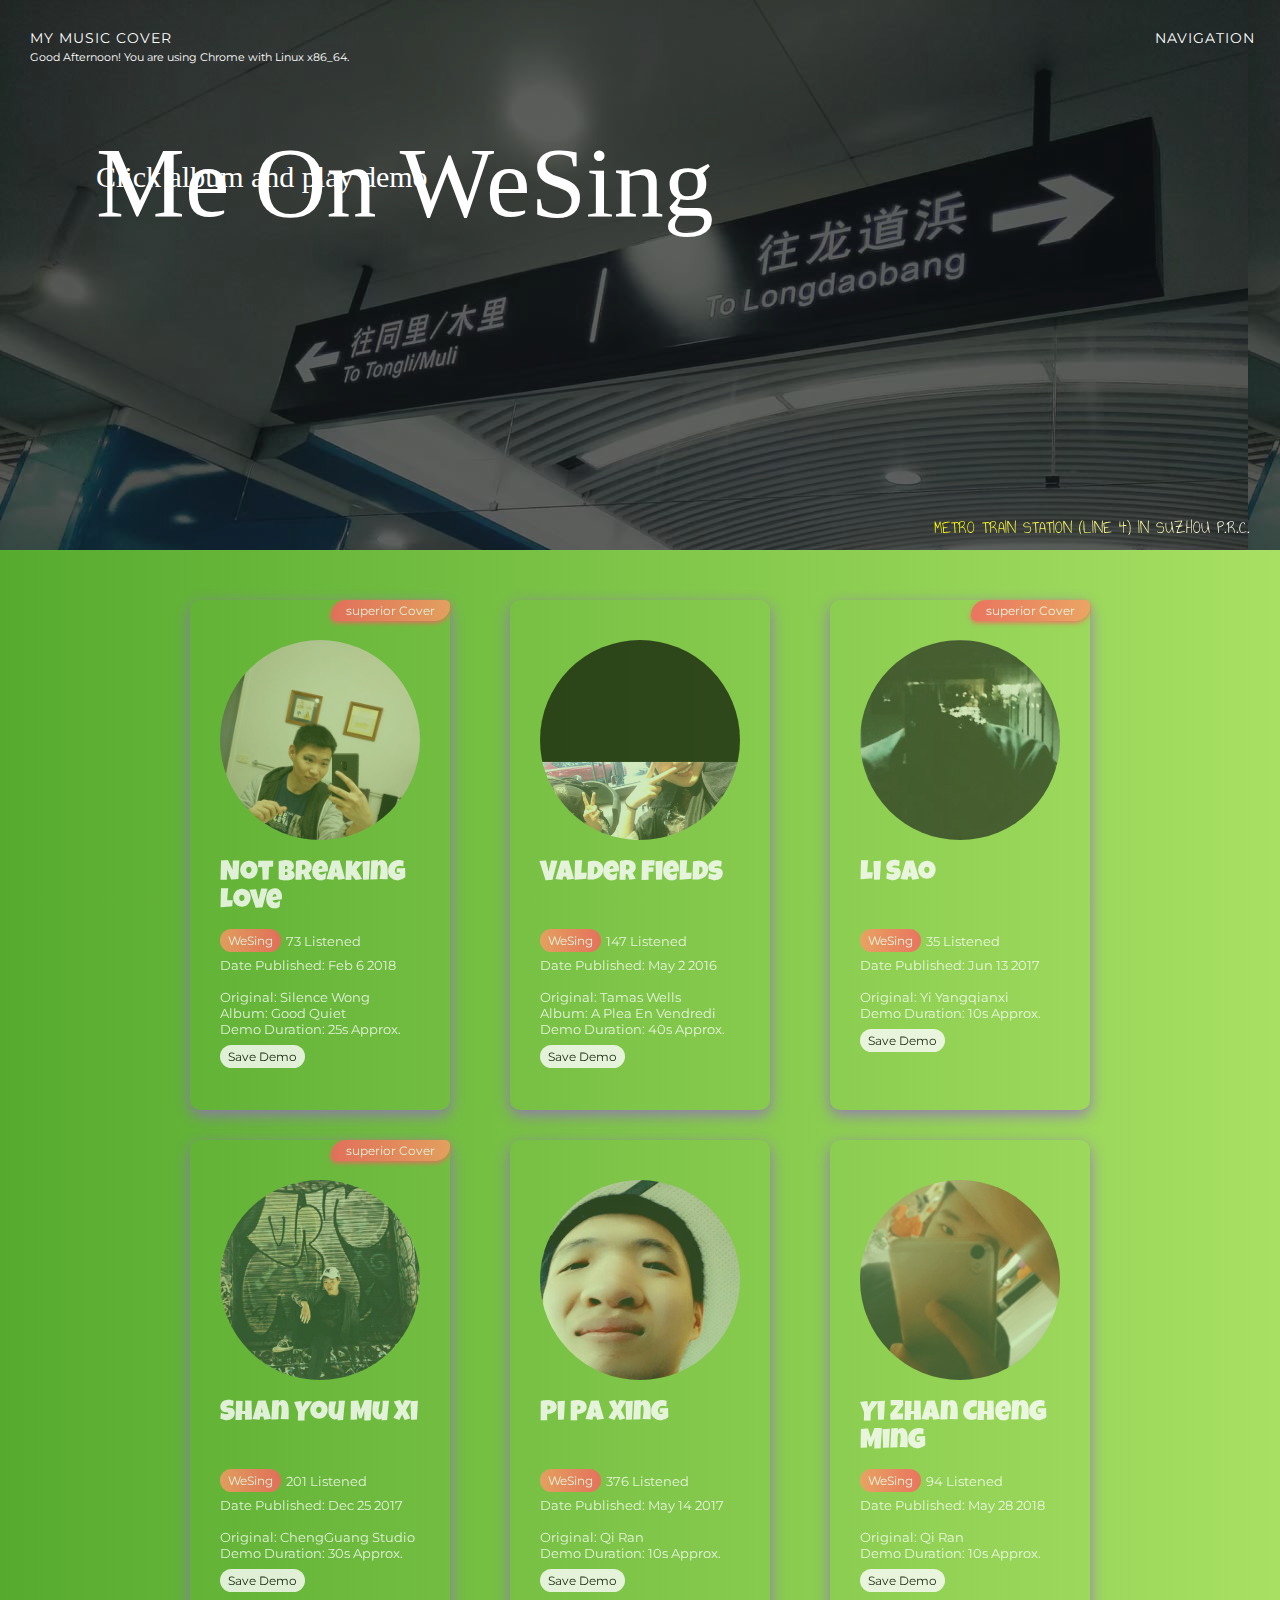
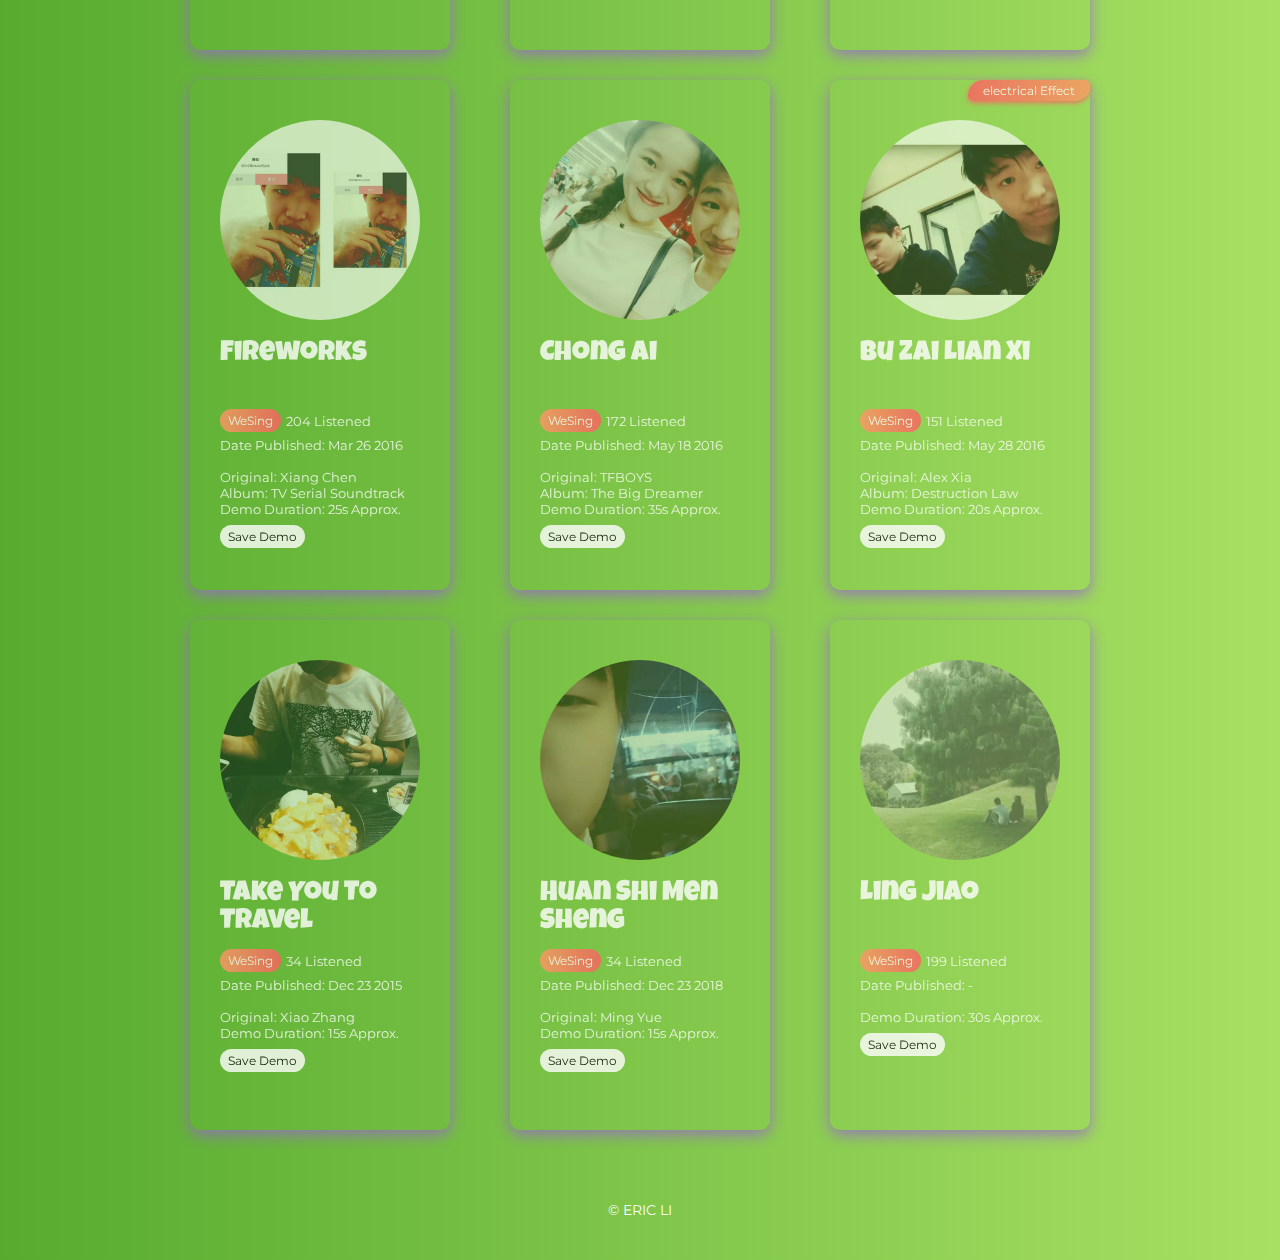
<file: page/my_music_cover/index.html>
<html class="mymusiccover">
<head>
<title>MY MUSIC COVER - ERIC LI</title>
<link rel="shortcut icon" href="../../logo.ico" type="image/x-icon">
<link href="https://fonts.googleapis.com/css?family=Montserrat|Righteous|Sacramento|Luckiest+Guy|Sniglet" rel="stylesheet">
<link rel="stylesheet" href="../../css/main.css">
<script src="../../js/main.js"></script>
<script src="../../js/jquery_1_11_3_min.js"></script>
<script src="../../js/stellar.js"></script>
<script>
		$(function(){
			$.stellar({
				horizontalScrolling: false,
				verticalOffset: 0
			});
		});
</script>
<script>
        var cvs = document.querySelector("canvas");
        var ctx = cvs.getContext("2d");
        var ballsArr = [];
 
        function Balls (x, y){
            this.x = x;
            this.y = y;
            this.r = _.random(5, 10);
            this.c = _.sample(["red", "orange", "yellow", "green", "cyan", "blue", "white"]);
            this.dx = _.random(-4, 4);
            this.dy = _.random(-4, 4);
            ballsArr.push(this);
        }
 
        Balls.prototype.update = function (){
            this.x += this.dx;
            this.y += this.dy;
            this.r -= 0.5;
            if(this.r <= 0){
                _.without(ballsArr, this);
            }
        }
 
        Balls.prototype.render = function (){
            if(this.r <= 0){
                return;
            }
            ctx.beginPath();
            ctx.arc(this.x, this.y, this.r, 0, 2*Math.PI);
            ctx.fillStyle = this.c;
            ctx.fill();
            ctx.closePath();    
        }
 
        cvs.onmousemove = function (){
            new Balls(event.offsetX, event.offsetY);
            new Balls(event.offsetX, event.offsetY);
        }
 
        setInterval(function (){
            ctx.clearRect(0, 0, cvs.width, cvs.height);
            _.each(ballsArr, function (value){
                value.update();
                value.render();
            });
        }, 40);
</script>
</head>
<body onload="showInfo(); greeting()">
<div class="top">
	<div class="current">MY MUSIC COVER</div>
	<div id="btn" class="btn" onclick="navi()">NAVIGATION</div>
</div>
<div class="feature" data-stellar-background-ratio="0.2">
	<div class="brightness"></div>
	<div class="title">
		<span>Me On WeSing</span><br />
		<span class="remark">Click album and play demo</span>
		<div class="featureremark">metro train station (line 4) in suzhou p.r.c.</div>
	</div>
</div>
<div class="main">
<div class="single" id="single1"><!-- SINGLE DEMO 1 -->
<audio loop class="demo" id="demo1" autobuffer><source src="../../audio/demo_notbreakinglove.mp3">
</source></audio>
<div class="album" id="demo-1" onclick="playDemo1()" onmouseout="stopDemo1()"></div>
<div class="title">not breaking love</div>
<div class="wesing">WeSing</div>
<div class="listened"><span></span>73 listened</div>
<div class="published-on">date published: Feb 6 2018</div><p></p>
<div class="orginal">original: silence wong</div>
<div class="in-album">album: good quiet</div>
<div class="duration">demo duration: 25s approx.</div>
<a href="../../audio/demo_notbreakinglove.mp3" class="save" id="save-demo1" download>save demo</a>
<a class="na ed" id="ed-demo1">complete edition</a>
<div class="badge">superior cover</div>
</div><!-- CLOSE SINGLE -->


<div class="single" id="single3"><!-- SINGLE DEMO 3 -->
<audio loop class="demo" id="demo3" autobuffer><source src="../../audio/demo_valderfields.mp3">
</source></audio>
<div class="album" id="demo-3" onclick="playDemo3()" onmouseout="stopDemo3()"></div>
<div class="title">valder fields</div>
<div class="wesing">WeSing</div>
<div class="listened"><span></span>147 listened</div>
<div class="published-on">date published: May 2 2016</div><p></p>
<div class="orginal">original: tamas wells</div>
<div class="in-album">album: A Plea En Vendredi</div>
<div class="duration">demo duration: 40s approx.</div>
<a href="../../audio/demo_valderfields.mp3" class="save" id="save-demo3" download>save demo</a>
<a class="na ed" id="ed-demo3">complete edition</a>
</div><!-- CLOSE SINGLE -->
<div class="single" id="single10"><!-- SINGLE DEMO 10 -->
<audio loop class="demo" id="demo10" autobuffer><source src="../../audio/demo_lisao.mp3">
</source></audio>
<div class="album" id="demo-10" onclick="playDemo10()" onmouseout="stopDemo10()"></div>
<div class="title">li Sao</div>
<div class="wesing">WeSing</div>
<div class="listened"><span></span>35 listened</div>
<div class="published-on">date published: Jun 13 2017</div><p></p>
<div class="orginal">original: Yi Yangqianxi</div>
<div class="duration">demo duration: 10s approx.</div>
<a href="../../audio/demo_lisao.mp3" class="save" id="save-demo10" download>save demo</a>
<a class="mv na" id="mv-demo10">original MV</a>
<a class="na ed" id="ed-demo10">complete edition</a>
<div class="badge">superior cover</div>
</div><!-- CLOSE SINGLE -->
<div class="single" id="single6"><!-- SINGLE DEMO 6 -->
<audio loop class="demo" id="demo6" autobuffer><source src="../../audio/demo_shanyoumuxi.mp3">
</source></audio>
<div class="album" id="demo-6" onclick="playDemo6()" onmouseout="stopDemo6()"></div>
<div class="title">shan you mu xi</div>
<div class="wesing">WeSing</div>
<div class="listened"><span></span>201 listened</div>
<div class="published-on">date published: Dec 25 2017</div><p></p>
<div class="orginal">original: ChengGuang Studio</div>
<div class="duration">demo duration: 30s approx.</div>
<a href="../../audio/demo_shanyoumuxi.mp3" class="save" id="save-demo6" download>save demo</a>
<a class="mv na" id="mv-demo6">original MV</a>
<a class="na ed" id="ed-demo6">complete edition</a>
<div class="badge">superior cover</div>
</div><!-- CLOSE SINGLE -->
<div class="single" id="single11"><!-- SINGLE DEMO 11 -->
<audio loop class="demo" id="demo11" autobuffer><source src="../../audio/demo_pipaxing.mp3">
</source></audio>
<div class="album" id="demo-11" onclick="playDemo11()" onmouseout="stopDemo11()"></div>
<div class="title">pi pa xing</div>
<div class="wesing">WeSing</div>
<div class="listened"><span></span>376 listened</div>
<div class="published-on">date published: May 14 2017</div><p></p>
<div class="orginal">original: qi ran</div>
<div class="duration">demo duration: 10s approx.</div>
<a href="../../audio/demo_pipaxing.mp3" class="save" id="save-demo11" download>save demo</a>
<a class="mv na" id="mv-demo11">original MV</a>
<a class="na ed" id="ed-demo11">complete edition</a>
</div><!-- CLOSE SINGLE -->

<div class="single" id="single12"><!-- SINGLE DEMO 12 -->
<audio loop class="demo" id="demo12" autobuffer><source src="../../audio/demo_yizhanchengming.mp3">
</source></audio>
<div class="album" id="demo-12" onclick="playDemo12()" onmouseout="stopDemo12()"></div>
<div class="title">yi zhan cheng ming</div>
<div class="wesing">WeSing</div>
<div class="listened"><span></span>94 listened</div>
<div class="published-on">date published: May 28 2018</div><p></p>
<div class="orginal">original: qi ran</div>
<div class="duration">demo duration: 10s approx.</div>
<a href="../../audio/demo_yizhanchengming.mp3" class="save" id="save-demo12" download>save demo</a>
<a class="mv na" id="mv-demo12">original MV</a>
<a class="na ed" id="ed-demo12">complete edition</a>
</div><!-- CLOSE SINGLE -->

<div class="single" id="single4"><!-- SINGLE DEMO 4 -->
<audio loop class="demo" id="demo4" autobuffer><source src="../../audio/demo_fireworks.mp3">
</source></audio>
<div class="album" id="demo-4" onclick="playDemo4()" onmouseout="stopDemo4()"></div>
<div class="title">fireworks</div>
<div class="wesing">WeSing</div>
<div class="listened"><span></span>204 listened</div>
<div class="published-on">date published: Mar 26 2016</div><p></p>
<div class="orginal">original: Xiang Chen</div>
<div class="in-album">album: TV serial soundtrack</div>
<div class="duration">demo duration: 25s approx.</div>
<a href="../../audio/demo_fireworks.mp3" class="save" id="save-demo4" download>save demo</a>
<a class="na ed" id="ed-demo4">complete edition</a>
</div><!-- CLOSE SINGLE -->

<div class="single" id="single5"><!-- SINGLE DEMO 5 -->
<audio loop class="demo" id="demo5" autobuffer><source src="../../audio/demo_chongai.mp3">
</source></audio>
<div class="album" id="demo-5" onclick="playDemo5()" onmouseout="stopDemo5()"></div>
<div class="title">chong ai</div>
<div class="wesing">WeSing</div>
<div class="listened"><span></span>172 listened</div>
<div class="published-on">date published: May 18 2016</div><p></p>
<div class="orginal">original: TFBOYS</div>
<div class="in-album">album: the big dreamer</div>
<div class="duration">demo duration: 35s approx.</div>
<a href="../../audio/demo_chongai.mp3" class="save" id="save-demo5" download>save demo</a>
<a class="na ed" id="ed-demo5">complete edition</a>
</div><!-- CLOSE SINGLE -->


<div class="single" id="single2"><!-- SINGLE DEMO 2 -->
<audio loop class="demo" id="demo2" autobuffer><source src="../../audio/demo_buzailianxi.mp3">
</source></audio>
<div class="album" id="demo-2" onclick="playDemo2()" onmouseout="stopDemo2()"></div>
<div class="title">bu zai lian xi</div>
<div class="wesing">WeSing</div>
<div class="listened"><span></span>151 listened</div>
<div class="published-on">date published: May 28 2016</div><p></p>
<div class="orginal">original: alex xia</div>
<div class="in-album">album: destruction law</div>
<div class="duration">demo duration: 20s approx.</div>
<a href="../../audio/demo_buzailianxi.mp3" class="save" id="save-demo2" download>save demo</a>
<a class="na ed" id="ed-demo2">complete edition</a>
<div class="badge">electrical effect</div>
</div><!-- CLOSE SINGLE -->


<div class="single" id="single7"><!-- SINGLE DEMO 7 -->
<audio loop class="demo" id="demo7" autobuffer><source src="../../audio/demo_dainiqulvxing.mp3">
</source></audio>
<div class="album" id="demo-7" onclick="playDemo7()" onmouseout="stopDemo7()"></div>
<div class="title">take you to travel</div>
<div class="wesing">WeSing</div>
<div class="listened"><span></span>34 listened</div>
<div class="published-on">date published: Dec 23 2015</div><p></p>
<div class="orginal">original: Xiao Zhang</div>
<div class="duration">demo duration: 15s approx.</div>
<a href="../../audio/demo_dainiqulvxing.mp3" class="save" id="save-demo7" download>save demo</a>
<a class="mv na" id="mv-demo7">original MV</a>
<a class="na ed" id="ed-demo7">complete edition</a>
</div><!-- CLOSE SINGLE -->


<div class="single" id="single8"><!-- SINGLE DEMO 8 -->
<audio loop class="demo" id="demo8" autobuffer><source src="../../audio/demo_huanshimensheng.mp3">
</source></audio>
<div class="album" id="demo-8" onclick="playDemo8()" onmouseout="stopDemo8()"></div>
<div class="title">huan shi men sheng</div>
<div class="wesing">WeSing</div>
<div class="listened"><span></span>34 listened</div>
<div class="published-on">date published: Dec 23 2018</div><p></p>
<div class="orginal">original: ming yue</div>
<div class="duration">demo duration: 15s approx.</div>
<a href="../../audio/demo_huanshimensheng.mp3" class="save" id="save-demo8" download>save demo</a>
<a class="mv na" id="mv-demo8">original MV</a>
<a class="na ed" id="ed-demo8">complete edition</a>
</div><!-- CLOSE SINGLE -->

<div class="single" id="single9"><!-- SINGLE DEMO 9 -->
<audio loop class="demo" id="demo9" autobuffer><source src="../../audio/demo_lingjiao.mp3">
</source></audio>
<div class="album" id="demo-9" onclick="playDemo9()" onmouseout="stopDemo9()"></div>
<div class="title">ling jiao</div>
<div class="wesing">WeSing</div>
<div class="listened"><span></span>199 listened</div>
<div class="published-on">date published: -</div><p></p>
<div class="duration">demo duration: 30s approx.</div>
<a href="../../audio/demo_lingjiao.mp3" class="save" id="save-demo9" download>save demo</a>
<a class="mv na" id="mv-demo9">original MV</a>
<a class="na ed" id="ed-demo9">complete edition</a>
</div><!-- CLOSE SINGLE -->


<div class="footer">&copy eric li</div>
</div>







<div class="nav"><!-- START NAV -->
	<div class="nav_content"><!-- START NAV CONTENT -->
		<span onclick="window.location.href= '../../index.html';return false">HOMEPAGE</span><br />
		<span  onclick="window.location.href= '../my_stories';return false">my stories</span><br />
		<span id="current" onclick="window.location.href= '../my_music_cover';return false">my music cover</span><br />
		<span onclick="window.location.href= '../me_myself_and_i';return false">me myself and i</span><br />
		<span onclick="window.location.href= '../get_in_touch';return false">get in touch</span>
		<div class="close_btn" onclick="closeNavi()"></div>
	</div><!-- CLOSE NAV CONTENT -->
</div><!-- CLOSE NAV -->
<div class="nav_bg"></div><!-- CLOSE NAV BG -->

<div class="ua">Good <span id="greeting"></span>! You are using <span id="browsertype"></span> with <span id="platform"></span>.</div>
</body>
<html>
</file>
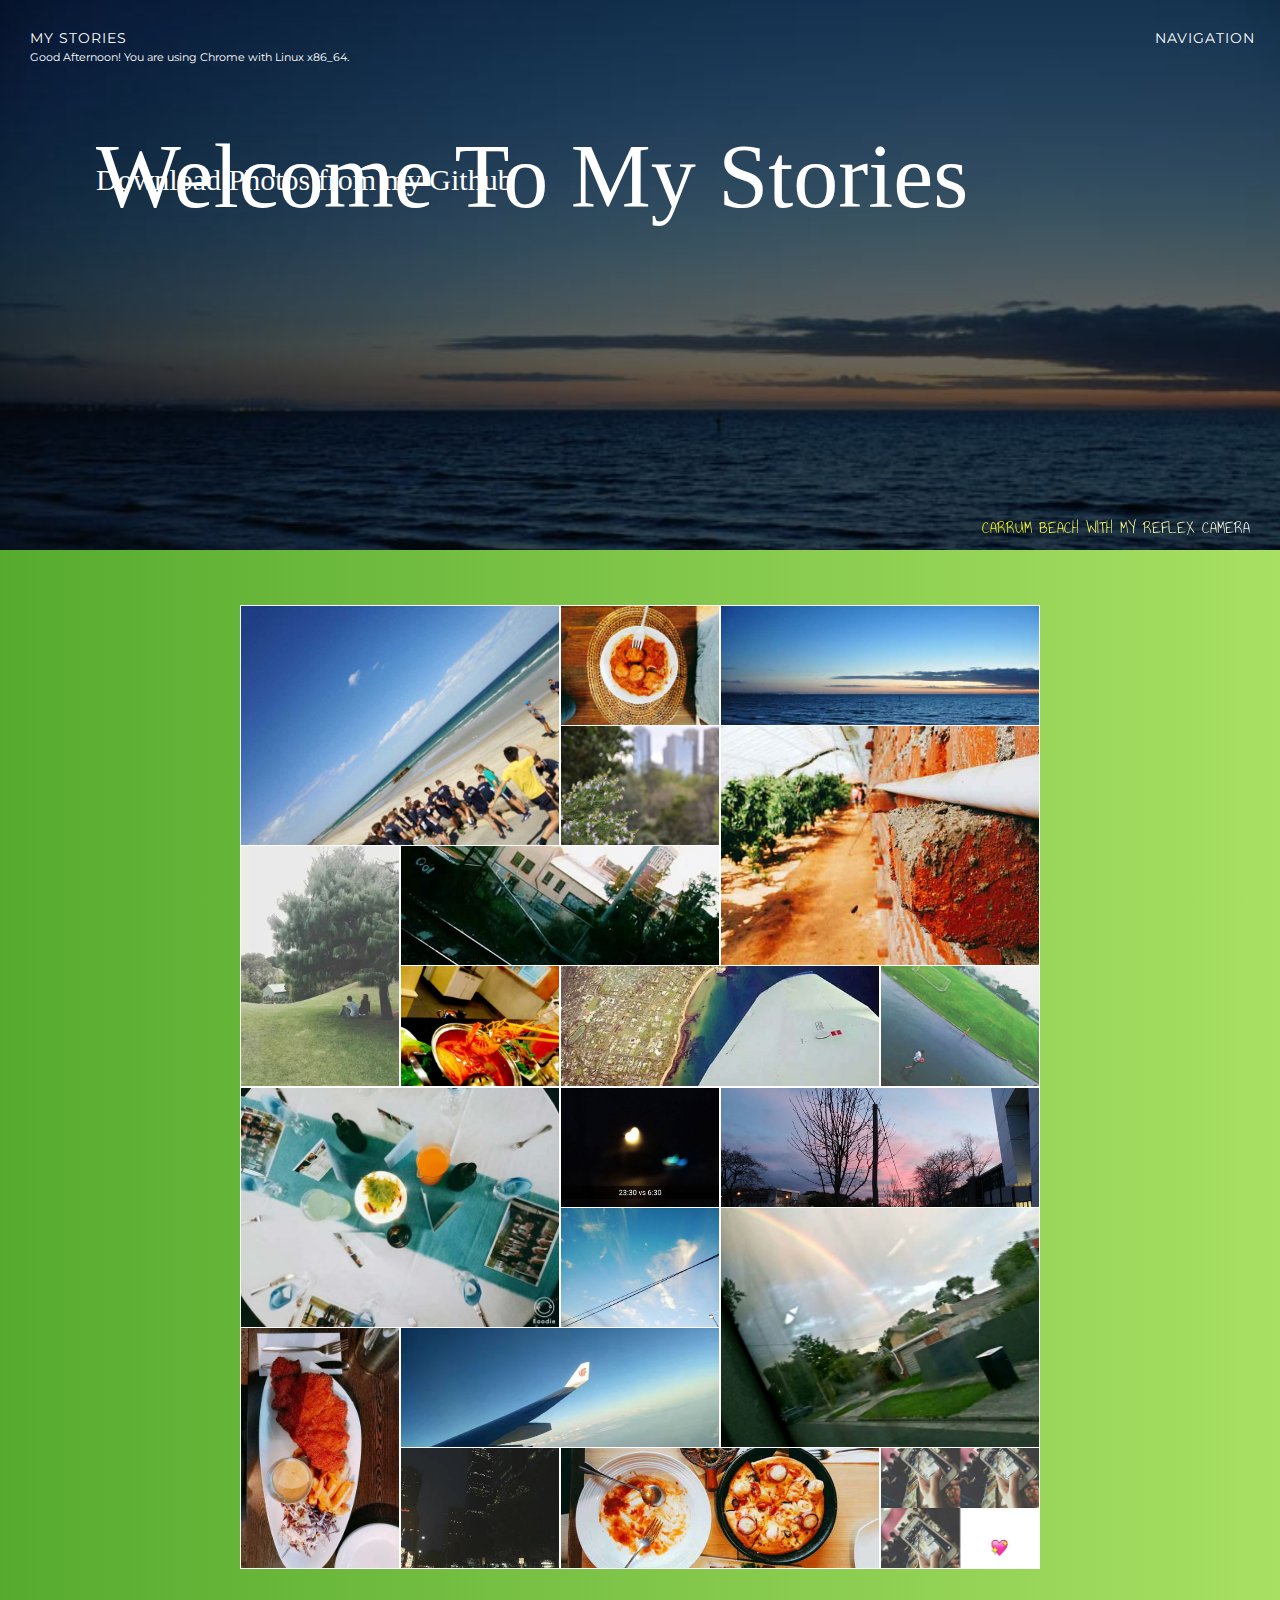
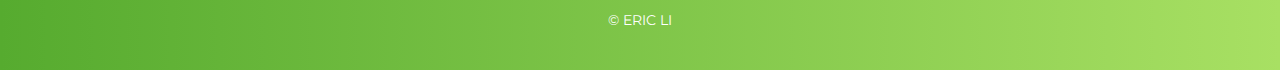
<file: page/my_stories/index.html>
<html class="mystories">
<head>
<title>MY STORIES - ERIC LI</title>
<link rel="shortcut icon" href="../../logo.ico" type="image/x-icon">
<link rel="stylesheet" href="../../css/main.css">
<script src="../../js/main.js"></script>
<script src="../../js/jquery_1_11_3_min.js"></script>
<script src="../../js/stellar.js"></script>
<script>
		$(function(){
			$.stellar({
				horizontalScrolling: false,
				verticalOffset: 0
			});
		});
</script>
<script>
        var cvs = document.querySelector("canvas");
        var ctx = cvs.getContext("2d");
        var ballsArr = [];
 
        function Balls (x, y){
            this.x = x;
            this.y = y;
            this.r = _.random(5, 10);
            this.c = _.sample(["red", "orange", "yellow", "green", "cyan", "blue", "white"]);
            this.dx = _.random(-4, 4);
            this.dy = _.random(-4, 4);
            ballsArr.push(this);
        }
 
        Balls.prototype.update = function (){
            this.x += this.dx;
            this.y += this.dy;
            this.r -= 0.5;
            if(this.r <= 0){
                _.without(ballsArr, this);
            }
        }
 
        Balls.prototype.render = function (){
            if(this.r <= 0){
                return;
            }
            ctx.beginPath();
            ctx.arc(this.x, this.y, this.r, 0, 2*Math.PI);
            ctx.fillStyle = this.c;
            ctx.fill();
            ctx.closePath();    
        }
 
        cvs.onmousemove = function (){
            new Balls(event.offsetX, event.offsetY);
            new Balls(event.offsetX, event.offsetY);
        }
 
        setInterval(function (){
            ctx.clearRect(0, 0, cvs.width, cvs.height);
            _.each(ballsArr, function (value){
                value.update();
                value.render();
            });
        }, 40);
</script>
</head>
<body onload="showInfo(); greeting(); rdmQuote()">
<div class="na fullscreenblack" onmouseover="shutHdPhoto()">
<div class="container">
<div class="circle-container">
<div class="circle"></div>
</div>
<div class="circle-container">
<div class="circle"></div>
</div>
<div class="circle-container">
<div class="circle"></div>
</div>
</div>
</div><div class="na hdphoto"><a download></a></div>

<div class="top">
	<div class="current">MY STORIES</div>
	<div id="btn" class="btn" onclick="navi()">NAVIGATION</div>
</div>
<div class="feature" data-stellar-background-ratio="0.2">
	<div class="brightness"></div>
	<div class="title">
		<span>Welcome To My Stories</span><br />
		<span onclick="window.location.href= 'https://github.com/h-li1/h-li1.github.io/tree/master/image_hd/phone';return false" class="remark">Download Photos from my Github</span>
		<div id="featureremark" class="featureremark">this feature image is metro line 4 in suzhou p.r.c.</div>
	</div>
</div>

<div class="main">
<!--
	<div class="model">
		<div>testetstetstetsbkjsnxkjs</div>
		<div>testetstetstetsbkjsnxkjs</div>
		<div>testetstetstetsbkjsnxkjs</div>
		<div>testetstetstetsbkjsnxkjs</div>
		<div>testetstetstetsbkjsnxkjs</div>
		<div>testetstetstetsbkjsnxkjs</div>
		<div>testetstetstetsbkjsnxkjs</div>
		<div>testetstetstetsbkjsnxkjs</div>
		<div>testetstetstetsbkjsnxkjs</div>
		<div>testetstetstetsbkjsnxkjs</div>
		<div>testetstetstetsbkjsnxkjs</div>
		<div>testetstetstetsbkjsnxkjs</div>
		<div>testetstetstetsbkjsnxkjs</div>
		<div>testetstetstetsbkjsnxkjs</div>
		<div>testetstetstetsbkjsnxkjs</div>
		<div>testetstetstetsbkjsnxkjs</div>
		<div>testetstetstetsbkjsnxkjs</div>
		<div>testetstetstetsbkjsnxkjs</div>
		<div>testetstetstetsbkjsnxkjs</div>
		<div>testetstetstetsbkjsnxkjs</div>
	</div>
-->
	<div class="module">
		<div class="artwork"></div>
		<div class="artwork"></div>
		<div class="artwork"></div>
		<div class="artwork"></div>
		<div class="artwork"></div>
		<div class="artwork"></div>
		<div class="artwork"></div>
		<div class="artwork"></div>
		<div class="artwork"></div>
		<div class="artwork"></div>
	</div>
	<div class="module2">
		<div class="artwork"></div>
		<div class="artwork"></div>
		<div class="artwork"></div>
		<div class="artwork"></div>
		<div class="artwork"></div>
		<div class="artwork"></div>
		<div class="artwork"></div>
		<div class="artwork"></div>
		<div class="artwork"></div>
		<div class="artwork" onclick="hdPhoto();attrHdPhoto()"></div>
	</div>
	<div class="footer">&copy eric li</div>
</div>










<div class="nav"><!-- START NAV -->
	<div class="nav_content"><!-- START NAV CONTENT -->
		<span onclick="window.location.href= '../../index.html';return false">HOMEPAGE</span><br />
		<span id="current" onclick="window.location.href= '../my_stories';return false">my stories</span><br />
		<span onclick="window.location.href= '../my_music_cover';return false">my music cover</span><br />
		<span onclick="window.location.href= '../me_myself_and_i';return false">me myself and i</span><br />
		<span onclick="window.location.href= '../get_in_touch';return false">get in touch</span>
		<div class="close_btn" onclick="closeNavi()"></div>
	</div><!-- CLOSE NAV CONTENT -->
</div><!-- CLOSE NAV -->
<div class="nav_bg"></div><!-- CLOSE NAV BG -->

<div class="ua">Good <span id="greeting"></span>! You are using <span id="browsertype"></span> with <span id="platform"></span>.</div>
</body>
</html>
</file>
<file: css/main.css>
@import url('https://fonts.googleapis.com/css?family=Montserrat|Baloo+Bhaina|Annie+Use+Your+Telescope');
body {
	color: white;
	font-family: 'Montserrat', sans-serif;
	overflow-x:hidden;
	zoom: 1;
}
.na {
	display:none;
}
.ua {
	width:fit-content;
	height:fit-content;
	position:absolute;
	top:50px; left:30px;
	z-index:210;
	font-size:11px;
	text-transform:none;
}
.top {
	width:100%; height:65px;
	position:absolute;
	top:0;left:0;
	z-index:210;
	font-size:14px;
	letter-spacing:1px;
	text-transform:uppercase;
}
.current {
	width:fit-content;
	height:fit-content;
	position:absolute;
	top:45%; left:30px;
}
.top .btn {
	width:fit-content;
	height:fit-content;
	position:absolute;
	top:45%; right:25px;
	cursor:pointer;
}
.top #btn:before {
	content:'';
	position: absolute;
	left:3%;
	width:94%;
	bottom: -5px;
	background-position: 50% 100%;
	height:1px;
	transition:background-size .5s;
	background-repeat: no-repeat;
	background-size:0 100%;
}
.top #btn:hover:before {
	background-position:50% 0;
	background-size:100% 100%;
}
.top .btn:before {
	background:linear-gradient(#fff,#fff);
}


.feature {
	width:100%; height:550px;
	position:absolute;
	top:0;left:0;
	background-size:cover;
	background-position:center;
	background-repeat:no-repeat;
}
.brightness {
	width:100%;height:100%;
	position:absolute;
	top:0; left:0;
	background:black;
	opacity:.6;
	z-index:200;
}
.featureremark {
	text-transform:uppercase;
	font-size:18px;
	width:fit-content;height:fit-content;
	position:absolute;
	bottom:10px;right:30px;
	font-family: 'Annie Use Your Telescope', cursive;
  background: linear-gradient(to right, #fffc00, #ffffff); /* W3C, IE 10+/ Edge, Firefox 16+, Chrome 26+, Opera 12+, Safari 7+ */
	-webkit-background-clip:text;
	color:transparent;
}


/*START LOADING ANIMATIONS*/
.container{
	position:fixed;
	left:50%;top:50%;
	z-index:7002;
}
.circle-container {
	width:400px;
	height:180px;
	position:absolute;
	left:50%;top:50%;
	transform:translate(-50%, -50%);
}
.circle-container:after {
	content:'';
	width:20px;
	height:5px;
	position:absolute;
	background:#000;
	border-radius:50%;
	bottom:0;
	left:50%;
	animation:shadow 2s linear infinite;
	opacity:.4;
}
.circle-container:nth-child(2):after {
	animation-delay:-0.3s;
}
.circle-container:nth-child(3):after {
	animation-delay:-0.6s;
}
.circle {
	width:15px;
	height:15px;
	background:#fff;
	border-radius:50%;
	position:absolute;
	left:50%;top:50%;
	animation: anim 2s linear infinite;
}
.circle-container:nth-child(2) .circle{
	animation-delay:-0.3s;
}
.circle-container:nth-child(3) .circle {
	animation-delay:-0.6s;
}
@keyframes anim {
	0%{
		transform-origin:400% 50%;
		transform:rotate(0);
	}
	50% {
		transform-origin:400% 50%;
		transform:rotate(360deg);
	}
	50.1% {
		transform-origin:-300% 50%;
		transform:rotate(0deg);
	}
	100% {
		transform-origin:-300% 50%;
		transform:rotate(-360deg);
	}
}
@keyframes shadow {
	0% {}
	12.5% {
		transform:translate(50px) scale(0.6);
	}
	25% {
		transform:translate(110px);
}
	37.5% {
		transform:translate(50px) scale(1.4);
}
	50%{
		transform:translate(0px);
}
	62.5%{
		transform:translate(-50px) scale(0.6);
}
	75% {
		transform:translate(-110px);
}
	87.5%{
		transform:translate(-50px) scale(1.4);
}
	100% {
		transform:translate(0px);
}
}
/* END LOADING ANIMATION*/







/* START HOMEPAGE */
.hp .feature {
	background-image:url("../image/feature/hp.jpg");
	display:flex;
	align-items:center;
	justify-content:center;
}
.title {
	font-family: 'Baloo Bhaina', cursive;
	width:85%;
	height:300px;
	z-index:201;
}
.title span:nth-child(1) {
	font-size:120px;
}
.title .remark {
	font-size:30px;
	transform:translate(0,-80px);
	display:inline-block;
}
.hp .main {
	width:940px;
	left:calc(50% - 470px);
	color:black;
	font-size:18px;
}
.hp .single {
	background-color:white;
	background-position:center;
	background-size:cover;
	margin-left:20px;
	transition:.5s;
	opacity:.6;
	display:flex;
	align-items:center;
	justify-content:center;
	width: 150px;
	height: 250px;
	border-radius:10px;
	position:relative;
	float:left;
	padding:0 30px;
	margin-bottom:30px;
}
.hp .single:hover {
	transition:.5s;
	opacity:1;
	transform:translateY(-8px);
}
.hp .single:nth-child(1) {
	height:530px;
	background-image:url("../image/delicacy_melb.jpg");
}
.hp .single:nth-child(3) {
	background-image:url("../image/me_prc_infarm.jpg");
}
.hp .single:nth-child(4) {
	background-image:url("../image/me_au_yr9learningjourney_atshoreham.jpg");
}
.hp .single:nth-child(5) {
	background-image:url("../image/feature/mymusiccover.jpg");
}
.hp .single:nth-child(6) {
	background-image:url("../image/feature/myproduction.gif");
}
.hp .single:nth-child(9) {
	background-image:url("../image/view_sky_cloud1.jpg");
}
.hp .single:nth-child(11) {
	background-image:url("../image/outwithfriend5.jpg");
}
.hp .displayhorizontal {
	width:670px;
	height:530px;
	position:absolute;
	top:0;
	left:250px;
	background-color:white;
	border-radius:10px;
	opacity:0;
	transition:.5s;
	background-position:center;
	background-size:cover;
}
.hp .displayhorizontal:hover,
.hp .displayvertical:hover {
	opacity:1;
	transition:.5s;
}
.hp .displayvertical {
	width:670px;
	height:810px;
	position:absolute;
	top:0;
	left:250px;
	background-color:white;
	border-radius:10px;
	opacity:0;
	transition:.5s;
	background-image:url("../image/view_melb.jpg");
	background-position:center;
	background-size:cover;
}
.hp .footer {
	left:0;
	width:100%;
	color:white;
}
/* END HOMEPAGE */































/* START MY MUSIC COVER */
.mymusiccover .feature {
	align-items:center;
	justify-content:center;
	display:flex;
	background:url("../image/feature/mymusiccover.jpg");
}
.mymusiccover .main {
	width:900px;
	position:absolute;
	left:calc(50% - 450px);
	transform:translateY(-55px);
}
.mymusiccover .single:nth-child(1),
.mymusiccover .single:nth-child(4),
.mymusiccover .single:nth-child(7),
.mymusiccover .single:nth-child(10),
.mymusiccover .single:nth-child(13) {
	margin-left:0;
}
.mymusiccover .footer {
	position:relative;
	left:0;
	width:900px;
}
.mymusiccover .single {
	box-shadow:0 5px 15px #9966CC;
	transition:.5s;
	width: 200px;
	height: 430px;
	border-radius:10px;
	position:relative;
	float:left;
	padding:40px 30px;
	margin-left:calc(50% - 390px);
	margin-bottom:30px;
	opacity:.8;
}
.mymusiccover .single:hover {
	transform:translateY(-20px);
	transition:.5s;
	opacity:1;
}














.mymusiccover .album{
	width:200px;
	height:200px;
	border-radius:10000000000000000000px;
	background-size:cover;
	opacity:.8;
	margin-bottom:20px;
}
.mymusiccover .album:hover {
	width:200px;
	height:200px;
	border-radius:10000000000000000000px;
	background-size:cover;
	opacity:1;
	cursor:pointer;
}
.mymusiccover .album-playing {
	animation: 9.5s linear 0s normal none infinite rotate;
}
@keyframes rotate{
	from{transform:rotate(0deg)}
	to{transform:rotate(360deg)}
}
#demo-1 {
	background-image:url("../image/me_au_makeup.jpg");
	}
#demo-2 {
	background-image:url("../image/me_au_yr9learningjourney_withjayde.jpg");
	}
#demo-3 {
	background-image:url("../image/me_au_withmeihan2.jpg");
	}
#demo-4 {
	background-image:url("../image/me_au_eatingchoc.jpg");
	}
#demo-5 {
	background-image:url("../image/me_prc_withcousinsister2.jpg");
	}
#demo-6 {
	background-image:url("../image/me_au_bynatasha2.jpg");
	}
#demo-7 {
	background-image:url("../image/outwithfriend5.jpg");
	}
#demo-8 {
	background-image:url("../image/me_au_withyilin.jpg");
	}
#demo-9 {
	background-image:url("../image/story_adventurousgarden1.jpg");
	background-position:center;
	}
#demo-10 {
	background-image:url("../image/me_au_agsvswim2017.jpg");
	background-position:center;
	}
#demo-11 {
	background-image:url("../image/me_au_snapchat1.jpg");
	background-position:center;
	}
#demo-12 {
	background-image:url("../image/me_prc_backhome.jpg");
	}








.mymusiccover .single .title {
	text-transform:capitalize;
	color:white;
	font-size:28px;
	font-family: 'Luckiest Guy', cursive;
	height:65px;
	width:200px;
}
.mymusiccover .single .wesing {
	width:fit-content;
	padding:4px 8px 4px 8px;
	margin:4px auto 4px auto;
	border-radius:1000000000px;
  	background: linear-gradient(to right, #ff9966, #ff5e62);
	color:white;
	font-family: 'Montserrat', sans-serif;
	font-size:12px;
	float:left;

}
.mymusiccover .single .wesing:hover {
  	background: linear-gradient(to left, #ff9966, #ff5e62);
	cursor:pointer;
}
.mymusiccover .single span {
	width:5px;
	display:inline-block;
}
.mymusiccover .single .listened {
	margin:4px auto 4px auto;
	padding:4px 8px 4px 8px;
	font-family: 'Montserrat', sans-serif;
	font-size:13px;
	text-transform: capitalize;

}
.mymusiccover .single .orginal,
.mymusiccover .single .in-album,
.mymusiccover .single .duration,
.mymusiccover .single .published-on {
	font-family: 'Montserrat', sans-serif;
	font-size:13px;
	text-transform:capitalize;

}
.mymusiccover .single a {
	width:fit-content;
	padding:4px 8px 4px 8px;
	margin:8px 6px 0 auto;
	border-radius:1000000000px;
	background: white;
	color:black;
	font-family: 'Montserrat', sans-serif;
	font-size:12px;
	float:left;
	text-transform:capitalize;
	text-decoration:none;
	cursor:pointer;
}
.mymusiccover .single a:hover {
	background: whitesmoke;
}

.mymusiccover .single .badge {
	width:fit-content;
	position:absolute;
	top:0;right:0;
	padding:3px 15px 3px 15px;
  	background: linear-gradient(to left, #ff9966, #ff5e62);
	box-shadow:0 2px 5px #ff5e62;
	text-transform: capitalize;
	border-radius:15px 5px 15px 5px;
	font-size:12px;
	font-family: 'Montserrat', sans-serif;

}

/* END MY MUSIC COVER */






























/* START ME MYSELF AND I */
.comment {
	width:calc(80% - 60px);
	height:calc(80vh - 60px);
	position:absolute;
	top:10vh;
	right:10%;
	background:white;
	opacity:0;
	border-radius:10px;
	z-index:100;
	padding:30px;
	color:black;
	text-transform:none;
	font-size:16px;
	transition:.5s;
}
.comment:hover {
	opacity:1;
	transition:.5s;
}
.memyselfandi .current,
.memyselfandi .ua {
	left:calc(40% + 25px);
}
.memyselfandi {
	text-transform:uppercase;
}
.memyselfandi .feature {
	width:40%; height:100vh;
	position:absolute;
	top:0; left:0;
	background-size:auto 110%;
	background-position:center;
	background-image:url("../image/friendscomment.jpg");
}
.memyselfandi .feature .brightness {
	opacity:.1;
}
.memyselfandi .main {
	width:60%; height:100vh;
	position:absolute;
	top:0;left:40%;
	display:flex;
	align-items:center;
	justify-content:center;
}
.memyselfandi .main .content {
	width:80%;height:fit-content;
	opacity:0;
	transition:2s;
	animation: textfadein 1s linear .5s 1 forwards;
}
.memyselfandi .main .btn:hover {
	background: whitesmoke;
	cursor:pointer;
}
@keyframes textfadein {
0% {opacity:0}
100% {opacity:1}
}

.quote {
	font-size:26px;
	margin-bottom:30px;
}
.hi {
	text-align:center;
	font-size:18px;
	margin-bottom:30px;

}
.hi span {
	line-height:30px;
	background: white;
	border-radius:10px;
	padding:5px 18px;
	text-transform:capitalize;
}
.memyselfandi .content .btn {
	width:fit-content;
	height:fit-content;
	font-size:12px;
	color:black;
}
.photo {
	width:100%;
	height:100vh;
	position:absolute;
	top:0;left:0;
	opacity:0;
	animation-name:fade;
	animation-duration:87s;
	animation-iteration-count: infinite;
	background-size:auto 100%;
	background-position:center;
	z-index:1000;
}

.photo:nth-child(2){
	animation-delay:-1s;
	background-image:url("../image/me_au_athletics2017.jpg");
}
.photo:nth-child(3){
	animation-delay:3s;
	background-image:url("../image/me_au_atsouthland.png");
}
.photo:nth-child(4){
	animation-delay:7s;
	background-image:url("../image/me_au_byjesschen1.JPG");
	background-position:30% 50%;
}
.photo:nth-child(5){
	animation-delay:11s;
	background-image:url("../image/me_au_byjesschen2.JPG");
	background-position:bottom left;
}
.photo:nth-child(6){
	animation-delay:15s;
	background-image:url("../image/me_au_bynatasha1.jpg");
}
.photo:nth-child(7){
	animation-delay:19s;
	background-image:url("../image/me_au_bynatasha2.jpg");
}
.photo:nth-child(8){
	animation-delay:23s;
	background-image:url("../image/me_au_bynatasha3.jpg");
}
.photo:nth-child(9){
	animation-delay:27s;
	background-image:url("../image/me_au_eatingchoc.jpg");
}
.photo:nth-child(10){
	animation-delay:31s;
	background-image:url("../image/me_au_infullschooluniform.jpg");
}
.photo:nth-child(11){
	animation-delay:35s;
	background-image:url("../image/me_au_makeup.jpg");
}
.photo:nth-child(12){
	animation-delay:39s;
	background-image:url("../image/me_au_snapchat1.jpg");
}
.photo:nth-child(13){
	animation-delay:43s;
	background-image:url("../image/me_au_snapchat2.jpg");
}
.photo:nth-child(14){
	animation-delay:47s;
	background-image:url("../image/me_au_snapchat3.jpg");
}
.photo:nth-child(15){
	animation-delay:51s;
	background-image:url("../image/me_au_withmeihan1.jpg");
}
.photo:nth-child(16){
	animation-delay:55s;
	background-image:url("../image/me_au_withmeihan2.jpg");
}
.photo:nth-child(17){
	animation-delay:51s;
	background-image:url("../image/me_au_withnaoki.jpg");
}
.photo:nth-child(18){
	animation-delay:55s;
	background-image:url("../image/me_au_withyilin.jpg");
}
.photo:nth-child(19){
	animation-delay:59s;
	background-image:url("../image/me_au_yr9learningjourney_atshoreham.jpg");
}
.photo:nth-child(20){
	animation-delay:63s;
	background-image:url("../image/me_au_yr9learningjourney_withjayde.jpg");
}
.photo:nth-child(21){
	animation-delay:67s;
	background-image:url("../image/me_prc_backhome.jpg");
}
.photo:nth-child(22){
	animation-delay:71s;
	background-image:url("../image/me_prc_infarm.jpg");
}
.photo:nth-child(23){
	animation-delay:75s;
	background-image:url("../image/me_prc_ontrain.jpg");
}
.photo:nth-child(24){
	animation-delay:79s;
	background-image:url("../image/me_prc_withcousinsister1.jpg");
}
.photo:nth-child(25){
	animation-delay:83s;
	background-image:url("../image/me_prc_withcousinsister2.jpg");
}
@keyframes fade{
0%{	opacity:0; z-index:2;}
2.5%{	opacity:1; z-index:1;}
10%{	opacity:1; z-index:1;}
12.5%{	opacity:0; z-index:0;}
100%{	opacity:0; z-index:0;}
}
.hi {
	text-transform:capitalize;
}

/* END ME MYSELF AND I */































/* START GET IN TOUCH */
.getintouch .feature {
	background-image:url("../image/me_au_formal20171.jpg");
	background-position:bottom;
	display:flex;
	align-items:center;
	justify-content:center;
}
.getintouch .feature .brightness {
	opacity:0;
}
.title span:nth-child(1) {
	font-size:100px;
	display:inline-block;
	width:700px;
}
.getintouch .main {
	transform:translateY(-80px);
}
.getintouch .raw {
	width:560px; height:150px;
	position:relative;
	top:0; left:calc(50% - 280px);
	margin-top:20px;
}
.getintouch .raw:nth-child(3) {
	height:500px;
}
.card {
	perspective:1000;
	transform-style:preserve-3d;
	color:black;
}
.raw:nth-child(1) .card:nth-child(1){
	margin-right:10%
}
.card, .card * {
	float:left;
	display:flex;
	align-items:center;
	justify-content:center;
}
.raw:nth-child(1) .card {
	width:45%;
	height:100%;
}
.raw:nth-child(2) .card {
	width:30%;
	height:100%;
}
.raw:nth-child(2) .card:nth-child(1),
.raw:nth-child(2) .card:nth-child(2){
	margin-right:5%
}
.flip {
	position:relative;
	transition:0.6s;
	transform-style:preserve-3d;
	width:100%;height:100%;
	display:flex;
	align-items:center;
	justify-content:center;
}
.front, .back {
	position:absolute;
	top: 0px;
	left: 0px;
	backface-visibility:hidden;
	width:100%;height:100%;
	display:flex;
	align-items:center;
	justify-content:center;
	background:white;
	border-radius:10px;
}
.front {
	z-index:2;
}
.back {
	transform:rotateY(-180deg);
}
.card:hover .flip {
	transform:rotateY(180deg);
}
#sc {
	border-radius:10px;
}
/* END GET IN TOUCH */































/* START MY PRODUCTION */
@media only screen and (max-width:768px){
	* {
	display:none;
	}
}
.myproduction .feature {
	background-repeat:repeat;
}
.myproduction .feature {
	background-image:url("../image/feature/myproduction.gif");
}
.myproduction .title span:nth-child(1) {
	font-size:75px;
	width:850px;
}
.myproduction .title .remark {
	margin-top:35px;	
}
.tabbar {
	border:1px solid white;
	width:700px; height:65px;
	position:absolute;
	top:550px;
	left:calc(50% - 350px);
	margin-top:20px;
}
.tab:before {
	background:linear-gradient(#fff,#fff);
}
.tab_bar {
	width:700px;
	height:65px;
	position:absolute;
	top:550px; 
	left:calc(50% - 350px);
}
.tab {
	width:fit-content;
	height:fit-content;
	position:relative;
	top:25px;
	display:inline-block;
	float:left;
	margin-left:calc(17% - 65px);
	font-size:12px;
}
#tab1:hover:before,
#tab2:hover:before,
#tab3:hover:before,
#tab4:hover:before,
#tab5:hover:before
 {
	background-position:50% 0;
	background-size:100% 100%;
}
#tab1:before,
#tab2:before,
#tab3:before,
#tab4:before,
#tab5:before {
	content:'';
	position: absolute;
	left:3%;
	width:94%;
	bottom: -5px;
	background-position: 50% 100%;
	height:1px;
	transition:background-size .5s;
	background-repeat: no-repeat;
	background-size:0 100%;
}
.myproduction .feature {
	display:flex;
	align-items:center;
	justify-content:center;
}

/* START MAIN */
.main {
	width:90%; height:fit-content;
	position:absolute;
	top:calc(550px + 65px + 40px);
	left:5%;
}
.myproduction .raw:nth-child(1), 
.myproduction .raw:nth-child(3), 
.myproduction .raw:nth-child(5), 
.myproduction .raw:nth-child(7), 
.myproduction .raw:nth-child(9), 
.myproduction .raw:nth-child(11) 
{
	width:100%; height:400px;
	position:relative;
	top:0; left:0;
	margin-top:20px;
}
.myproduction .raw:nth-child(3) .product, 
.myproduction .raw:nth-child(5) .product, 
.myproduction .raw:nth-child(9) .product, 
.myproduction .raw:nth-child(11) .product, 
.myproduction .raw:nth-child(7) .product 
{
	width:calc(60% - 2px); height:100%;
	position: absolute;
	top:0; left:0;
	float:left;
}
.raw:nth-child(3) .content,
.raw:nth-child(5) .content,
.raw:nth-child(9) .content,
.raw:nth-child(11) .content,
.raw:nth-child(7) .content
{
	width:calc(40% - 42px); height:100%;
	position:absolute;
	top:0; right:0;
	float:left;
	padding:0 0;
}
.raw:nth-child(1) .content .title, 
.raw:nth-child(5) .content .title, 
.raw:nth-child(7) .content .title, 
.raw:nth-child(9) .content .title, 
.raw:nth-child(11) .content .title, 
.raw:nth-child(3) .content .title 
{
	width:fit-content; height:fit-content;
	position:relative;
	top:0; right:0;
	text-transform:uppercase;
	font-size:14px;
	padding:0 0;
	margin-bottom:12px;
}
.raw:nth-child(1) .content .type, 
.raw:nth-child(3) .content .type, 
.raw:nth-child(5) .content .type, 
.raw:nth-child(7) .content .type, 
.raw:nth-child(9) .content .type, 
.raw:nth-child(11) .content .type 
{
	width:100%; height:300px;
	font-size:13px;
}
.myproduction .raw:nth-child(2), 
.myproduction .raw:nth-child(4), 
.myproduction .raw:nth-child(8), 
.myproduction .raw:nth-child(10), 
.myproduction .raw:nth-child(12), 
.myproduction .raw:nth-child(6) 
{
	width:100%; height:400px;
	position:relative;
	top:0; left:0;
	margin-top:20px;
}
.myproduction .raw:nth-child(1) .product, 
.raw:nth-child(2) .product, 
.raw:nth-child(4) .product, 
.raw:nth-child(6) .product,
.raw:nth-child(8) .product,  
.raw:nth-child(10) .product,  
.raw:nth-child(12) .product  
{
	width:calc(60% - 2px); height:100%;
	position: relative;
	top:0; left:0;
	float:left;
}
.raw:nth-child(1) .content,
.raw:nth-child(2) .content,
.raw:nth-child(4) .content,
.raw:nth-child(6) .content,
.raw:nth-child(8) .content,
.raw:nth-child(10) .content,
.raw:nth-child(12) .content
{
	width:calc(40% - 42px); height:100%;
	position: relative;
	top:0; left:0;
	float:left;
	padding:0 0;
	float:left;
}
.raw:nth-child(2) .content .title,
.raw:nth-child(4) .content .title,
.raw:nth-child(6) .content .title,
.raw:nth-child(8) .content .title,
.raw:nth-child(10) .content .title,
.raw:nth-child(12) .content .title
{
	width:fit-content; height:fit-content;
	position:relative;
	top:0; right:0;
	text-transform:uppercase;
	font-size:14px;
	padding:0 0;
	margin-bottom:12px;
}
.raw:nth-child(2) .content .type, 
.raw:nth-child(4) .content .type, 
.raw:nth-child(6) .content .type, 
.raw:nth-child(8) .content .type, 
.raw:nth-child(10) .content .type, 
.raw:nth-child(12) .content .type
{
	width:100%; height:300px;
}
.toload{
	width:100%;
	height:100%;
	background:white;
	position:absolute;
	top:0;left:0;
	z-index:-9000;
	align-items:center;
	justify-content:center;
	display:flex;
	border-radius:8px;
	color:black;
}
.product {
	opacity:.5;
	transition:.5s;
}
.product:hover {
	opacity:1;
	transition:.5s;
}
.albumAU {
	border-radius:500px;
	background:white;
	width:150px;
	height:150px;
	position:absolute;
	top:0;
	left:calc(50% - 75px);
}
.titleAU {
	font-size:14px;
	position:absolute;
	top:200px;left:10px;
}
.tableAU {
	position:absolute;
	top:220px;left:10px;
	width:450px;
	left:calc(50% - 225px)
}
.tableAU tr th:nth-child(2) {
	text-align:left;
}
.tableAU tr th:first-child {
	text-align:center;
	width:80px;
}
.tableAU tr {
	height:60px;
	font-size:14px;
}
.footer {
	width:100vw;
	height:100px;
	position:relative;
	left:-5vw;
	display:flex;
	align-items:center;
	justify-content:center;
	text-transform:uppercase;
	font-size:14px;
}
.textlink {
	text-transform:uppercase;
	cursor:pointer;
}
a {
	text-decoration:none;
	color:yellow;
}
/* END MAIN */
/* END MY PRODUCTION */





























/* START MY STORIES*/
/*
.model {
	border:solid white;
	width:800px;
	height:fit-content;
	position:absolute;
	top:-50px;
	left:calc(50% - 400px);
}
.model * {
	border:1px solid white;
	word-break:break-all;
	width:calc(20% - 2px);
	height:0;
	padding-bottom:15%;
	float:left;
}
*/
.module div:nth-child(1) {
	background-image:url("../image/view_beach1.jpg");
}
.module div:nth-child(2) {
	background-image:url("../image/delicacy_hostfamily.jpg");
}
.module div:nth-child(3) {
	background-image:url("../image/reflexcam_royalbotanicgardens2.jpg");
}
.module div:nth-child(4) {
	background-image:url("../image/reflexcam_carrumbeach.jpg");
	background-position:30% 15%;
}
.module div:nth-child(5) {
	background-image:url("../image/story_farmvisiting3.jpg");
}
.module div:nth-child(6) {
	background-image:url("../image/story_adventurousgarden1.jpg");
}
.module div:nth-child(7) {
	background-image:url("../image/story_filter1_1.jpg");
}
.module div:nth-child(8) {
	background-image:url("../image/story_outwithfriend4.jpg");
}
.module div:nth-child(9) {
	background-image:url("../image/story_yr9learningjourney1.jpg");
}
.module div:nth-child(10) {
	background-image:url("../image/view_mgcampus4.jpg");
}
.module2 div:nth-child(1) {
	background-image:url("../image/story_housedinner2017.jpg");
}
.module2 div:nth-child(2) {
	background-image:url("../image/view_street_snapchat.jpg");
	background-position:30% 25%;
}
.module2 div:nth-child(3) {
	background-image:url("../image/view_sky_cloud1.jpg");
}
.module2 div:nth-child(4) {
	background-image:url("../image/view_sky_color11.jpg");
	background-position:30% 35%;

}
.module2 div:nth-child(5) {
	background-image:url("../image/view_rainbow2.jpg");
}
.module2 div:nth-child(6) {
	background-image:url("../image/delicacy_melb.jpg");
}
.module2 div:nth-child(7) {
	background-image:url("../image/view_onboard6.jpg");
	background-position:30% 35%;
}
.module2 div:nth-child(8) {
	background-image:url("../image/view_melb.jpg");
}
.module2 div:nth-child(9) {
	background-image:url("../image/delicacy_backhome.jpg");
}
.module2 div:nth-child(10) {
	background-image:url("../image/delicacy_mg.jpg");
}

.module, .module2 {
	width:800px;
	height:482px;
	position:absolute;
	left:calc(50% - 400px);
	background-color:white;
}
.module {
	top:0;
}
.module2 {
	top:482px;
}
.module *, .module2 * {
	background:white;
	border:1px solid white;
	height:0;
	position:absolute;
	background-position:center;
	background-size:cover;
	transition:.5s;
}
.artwork:hover {
	transition:.5s;
	transform:scale(0.95,0.95);
}
.module div:nth-child(1),
.module2 div:nth-child(1) {
	width:calc(40% - 2px);
	padding-bottom:30%;
	top:0;left:0;
}
.module div:nth-child(2), 
.module2 div:nth-child(2) {
	width:calc(20% - 2px);
	padding-bottom:15%;
	top:0;left:40%;
}
.module div:nth-child(3), 
.module2 div:nth-child(3) {
	width:calc(20% - 2px);
	padding-bottom:15%;
	margin-top:15%;left:40%;
}
.module div:nth-child(4), 
.module2 div:nth-child(4) {
	width:calc(40% - 2px);
	padding-bottom:15%;
	top:0;left:60%;
}
.module div:nth-child(5),
.module2 div:nth-child(5) {
	width:calc(40% - 2px);
	padding-bottom:30%;
	margin-top:15%;left:60%;
}
.module div:nth-child(6), 
.module2 div:nth-child(6){
	width:calc(20% - 2px);
	padding-bottom:30%;
	margin-top:30%;left:0;
}
.module div:nth-child(7),
.module2 div:nth-child(7) {
	width:calc(40% - 2px);
	padding-bottom:15%;
	margin-top:30%;left:20%;
}
.module div:nth-child(8),
.module2 div:nth-child(8) {
	width:calc(20% - 2px);
	padding-bottom:15%;
	margin-top:45%;left:20%;
}
.module div:nth-child(9),
.module2 div:nth-child(9) {
	width:calc(40% - 2px);
	padding-bottom:15%;
	margin-top:45%;left:40%;
}
.module div:nth-child(10),
.module2 div:nth-child(10) {
	width:calc(20% - 2px);
	padding-bottom:15%;
	margin-top:45%;left:80%;
}
.mystories .footer {
	margin-top:965px;
}
.mystories .main {
	transform:translateY(-50px);
}
.mystories .story,
.mystories .welcome {
	border-radius:8px;
	opacity:.8;
	position:absolute;
	left:calc(50% - 400px);
	background-color:white;
	z-index:20000;
	transition:.5s;
	color:black;
}
.mystories .story {
	top:210px;
	height:fit-content;
	width:800px;
}
.mystories .story:hover,
.mystories .welcome:hover {
	transition:.5s;
	opacity:1;
}
.mystories .welcome {
	top:0;
	height:180px;
	padding:10px 15px;
	width:770px;
}
.mystories .fullscreenblack {
	width:100vw;height:100vh;
	position:fixed;
	top:0;left:0;
	background:gray;
	opacity:.9;
	z-index:7000;
}
.mystories .hdphoto {
	width:80vw;
	height:80vh;
	position:fixed;
	border:solid white;
	border-radius:8px;
	opacity:1;
	z-index:8000;
	top:50%;left:50%;
	transform:translate(-50%,-50%);
	background-size:cover;
	background-position:center;
	background-repeat:no-repeat;
}
.mystories a {
	display:inline-block;
	opacity:0;
	width:100%;
	height:100%;
	z-index:8001;
}
.mystories .feature {
	background-position:top;
	align-items:center;
	justify-content:center;
	display:flex;
}
.mystories .title {
	font-family: 'Baloo Bhaina', cursive;
	width:85%;
	height:300px;
	z-index:201;
}
.mystories .title span:nth-child(1) {
	font-size:90px;
	width:950px;
}
.mystories .title .remark {
	font-size:30px;
	transform:translate(0,-80px);
	display:inline-block;
	margin-top:15px;	
	cursor:pointer;
}

/* END MY STORIES*/


























/*START OF NAVIGATION*/
.nav {
	width:90%;
	height:0;
	position:fixed;
	top:50%;left:5%;
	background-color:white;
	z-index:2000;
	transition: .65s cubic-bezier(.7, .3, 0, 1);
	align-items:center;
	justify-content:center;
	display:flex;
	border-radius:5px;
}
.nav span {
	width:100%;
	display:inline-block;
	margin:5px auto 5px auto;
	background-color:red;
	padding:10px 15px 10px 15px;
	border-radius:5px;
	background: linear-gradient(to right, #8e2de2, #4a00e0);
	color:white;
	text-transform:capitalize;
}

#current {
	background: linear-gradient(to right, #8e2de2, #4a00e0);
	-webkit-background-clip:text;
	color:transparent;
}
@media only screen and (min-width:800px) {
	.nav span{
		font-size:2vw;
	}
}
.nav_active {
	width:90%;
	height:90vh;
	position:fixed;
	top:5vh;left:5%;
	background-color:white;
	z-index:2000;
	transition: .65s cubic-bezier(.7, .3, 0, 1);
	opacity:.9;
}
.nav_content {
	opacity:0;
	display:none;
	transition: .65s cubic-bezier(.7, .3, 0, 1);
	text-align:center;
	z-index:2001;
	cursor:pointer;
}
.nav_content_active {
	opacity:1;
	transition: .65s cubic-bezier(.7, .3, 0, 1);
}
.nav_bg {
	width:100%;
	height:100vh;
	z-index:1999;
	position:fixed;
	top:0;left:0;
	opacity:0;
	display:none;
	transition: 1s linear;
  background: linear-gradient(to right, #0f0c29, #302b63, #24243e);
}
.nav_bg_active {
	opacity:1;
	transition: 1s linear;
}
.close_btn {
	width:2vw;height:2vw;
	margin-top:30px;
	margin-left:50%;
	background: linear-gradient(to right, #8e2de2, #4a00e0);
	border-radius:6px;
	cursor:pointer;
}
/*END OF NAVIGATION*/
</file>
